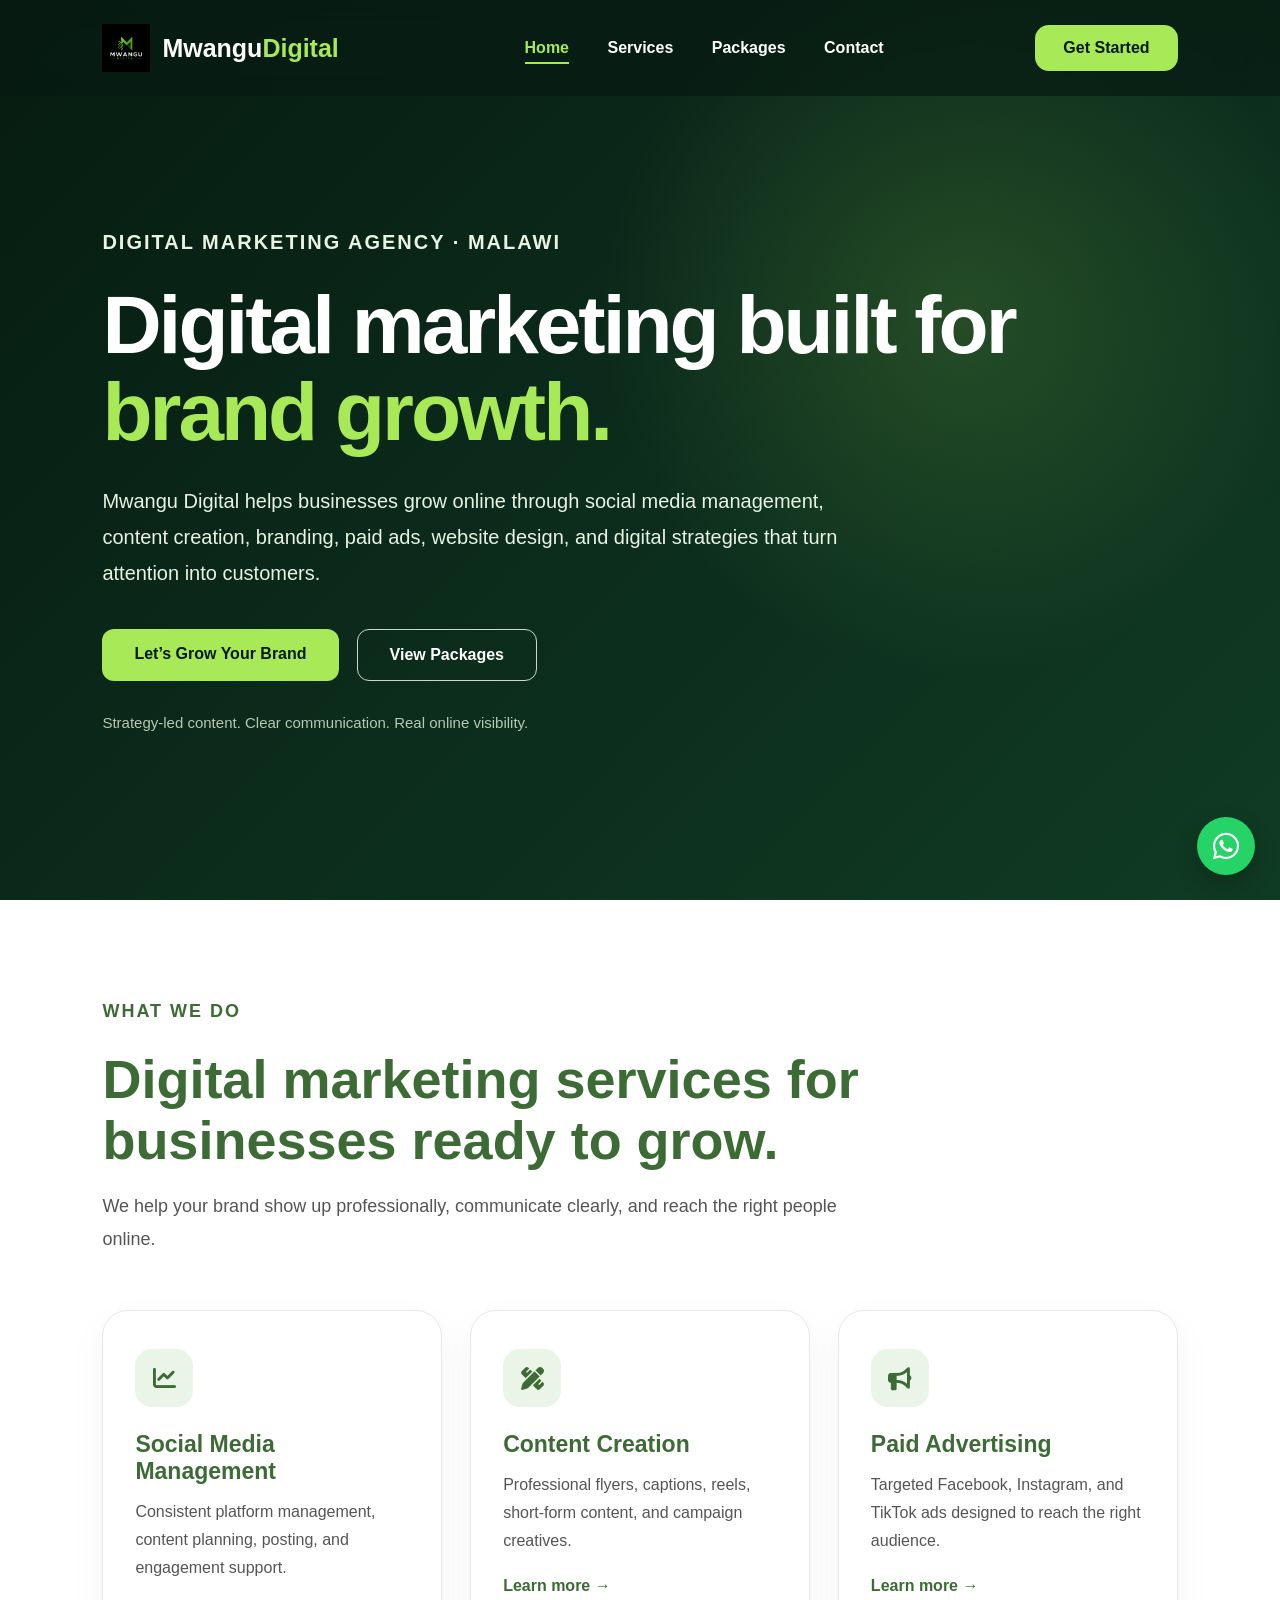
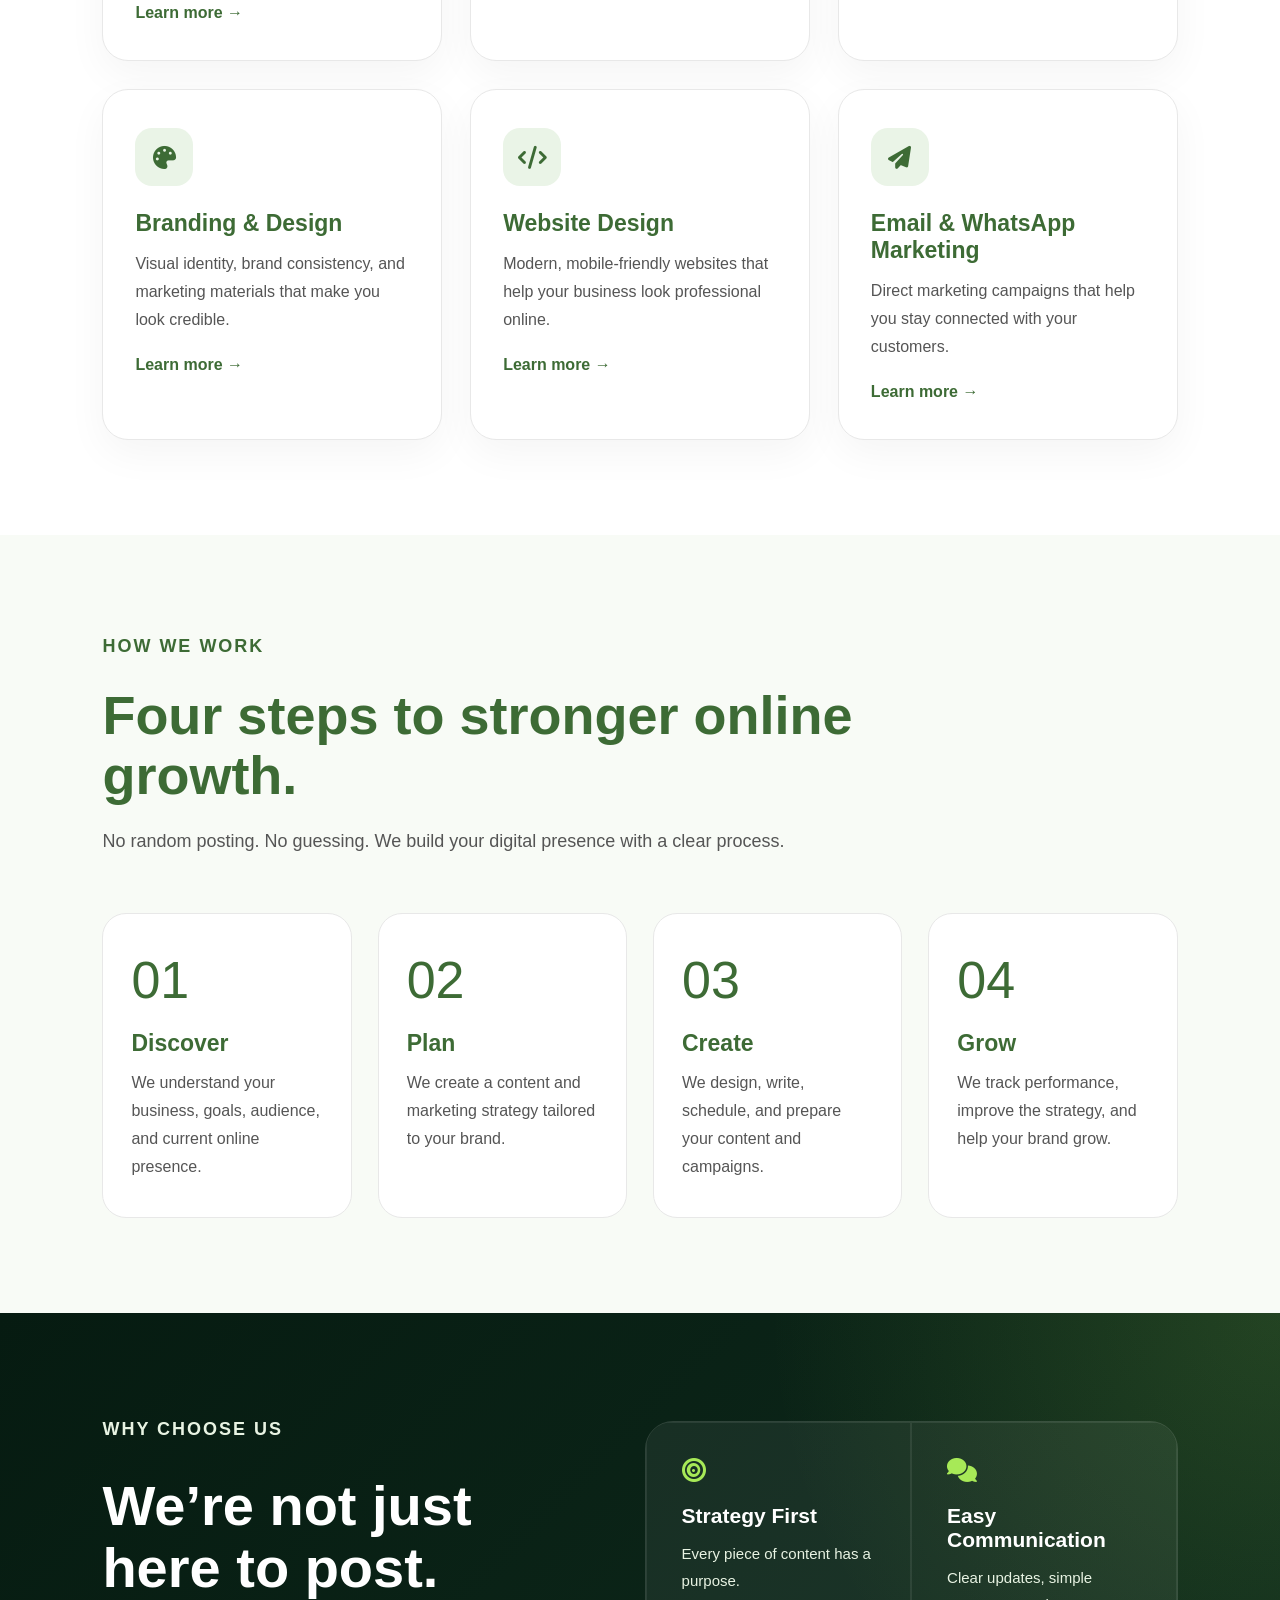
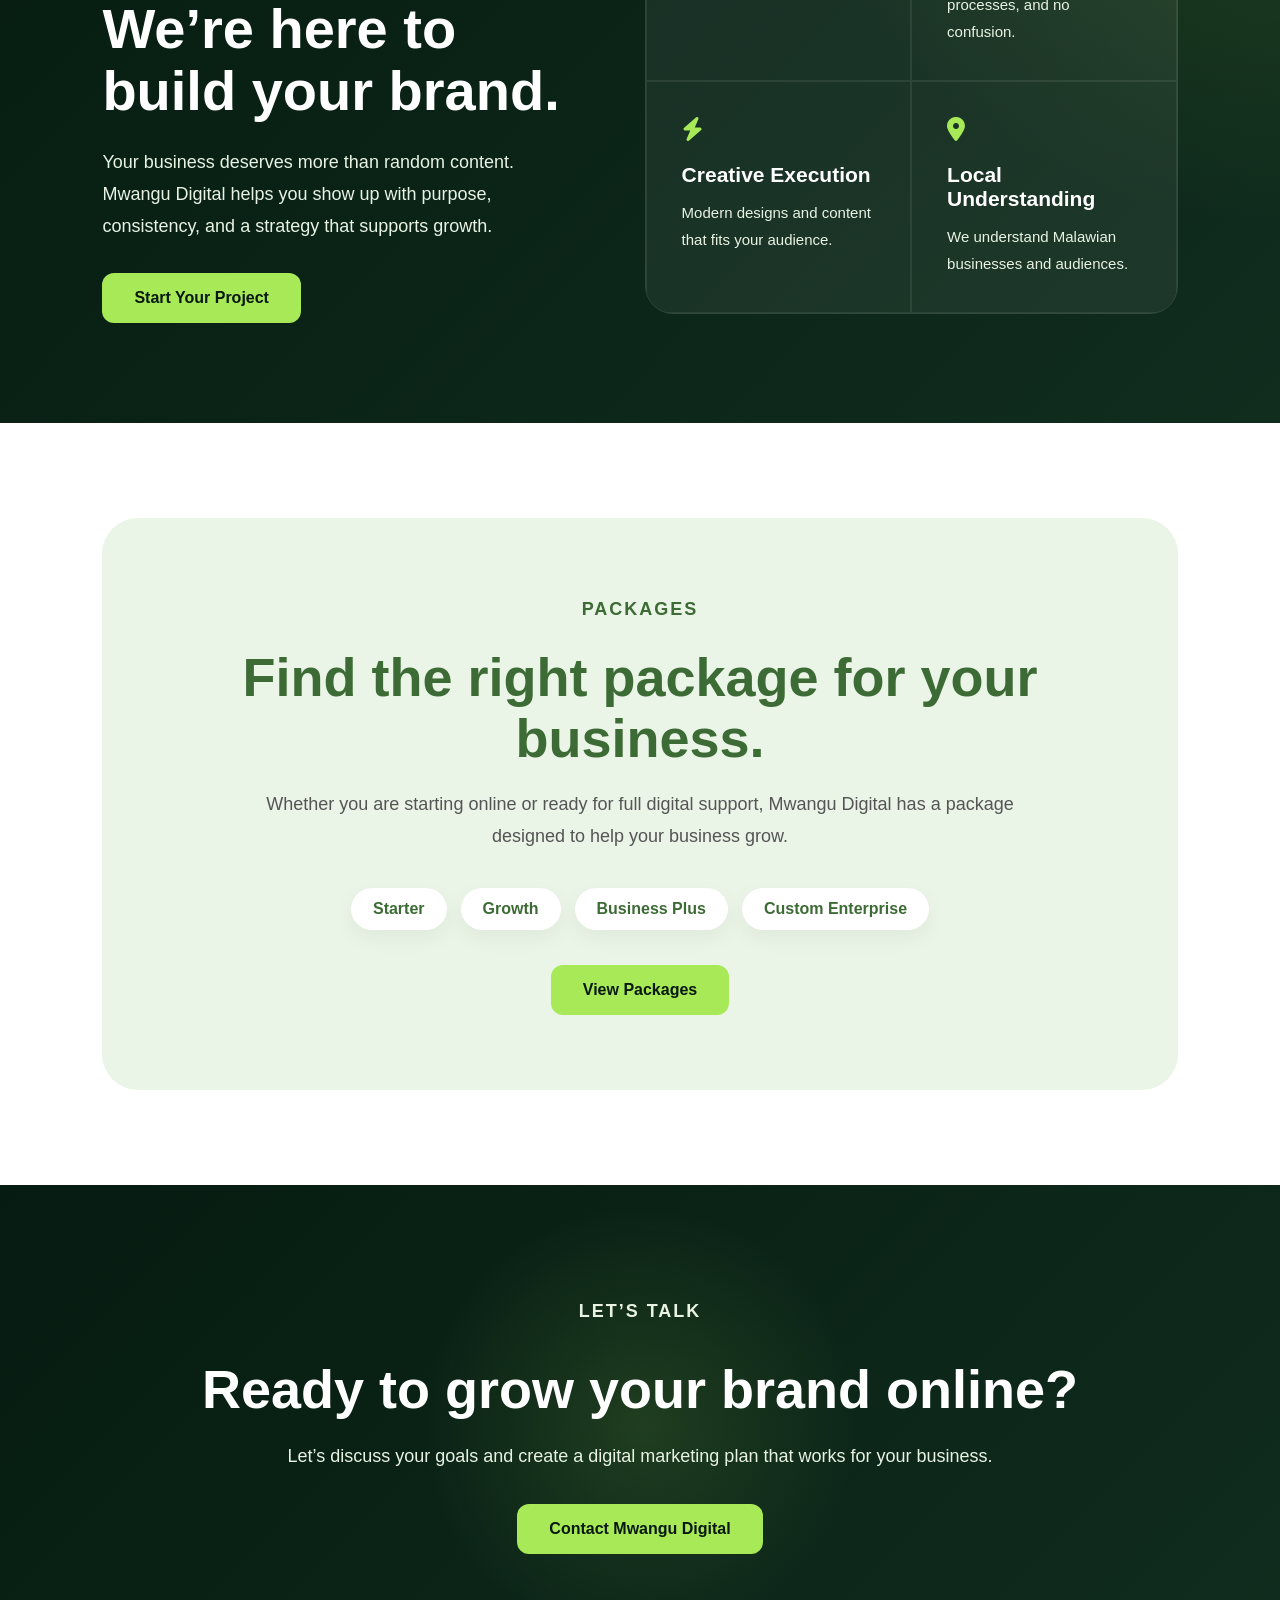
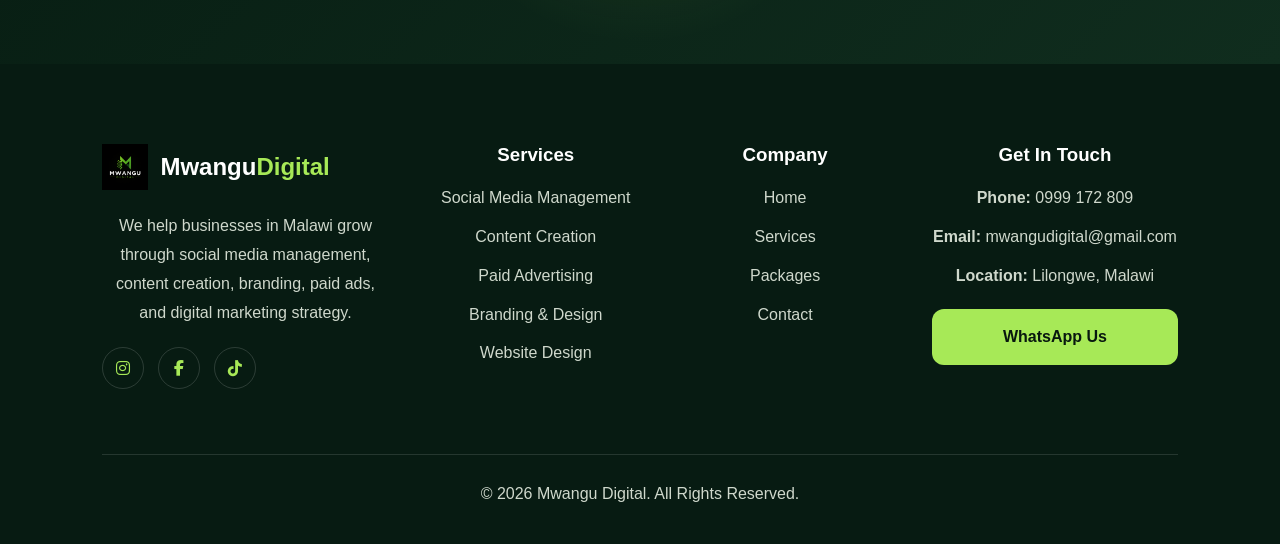
<file: index.html>
<!DOCTYPE html>
<html lang="en">
<head>
  <meta charset="UTF-8" />
  <meta name="viewport" content="width=device-width, initial-scale=1.0" />

  <title>Digital Marketing & Social Media Management in Malawi | Mwangu Digital</title>

  <meta
    name="description"
    content="Mwangu Digital is a digital marketing agency in Malawi helping businesses grow through social media management, content creation, branding, paid ads, website design and digital marketing strategy."
  />

  <link rel="icon" type="image/png" href="favicon.png">
  <link rel="apple-touch-icon" href="favicon.png">
  <link rel="stylesheet" href="style.css" />

  <link
    rel="stylesheet"
    href="https://cdnjs.cloudflare.com/ajax/libs/font-awesome/6.5.1/css/all.min.css"
  />
</head>

<body>

<header class="navbar">
  <a href="index.html" class="logo">
    <img src="logo.png" alt="Mwangu Digital Logo" class="logo-image">
    <div class="logo-text">Mwangu<span>Digital</span></div>
  </a>

  <nav id="navMenu" aria-label="Main navigation">
    <a href="index.html" class="active">Home</a>
    <a href="services.html">Services</a>
    <a href="packages.html">Packages</a>
    <a href="contact.html">Contact</a>
  </nav>

  <a href="contact.html" class="nav-cta">Get Started</a>

  <button class="menu-btn" onclick="toggleMenu()" aria-label="Open Menu">
    ☰
  </button>
</header>

<main>

  <!-- HERO -->
  <section class="new-hero">
    <div class="new-hero-content">
      <p class="new-eyebrow">Digital Marketing Agency · Malawi</p>

      <h1>
        Digital marketing built for <span>brand growth.</span>
      </h1>

      <p>
        Mwangu Digital helps businesses grow online through social media
        management, content creation, branding, paid ads, website design,
        and digital strategies that turn attention into customers.
      </p>

      <div class="new-hero-buttons">
        <a href="contact.html" class="btn primary">Let’s Grow Your Brand</a>
        <a href="packages.html" class="btn secondary">View Packages</a>
      </div>

      <p class="hero-note">Strategy-led content. Clear communication. Real online visibility.</p>
    </div>
  </section>

  <!-- SERVICES PREVIEW -->
  <section class="new-services">
    <div class="section-heading">
      <p class="new-eyebrow dark">What We Do</p>
      <h2>Digital marketing services for businesses ready to grow.</h2>
      <p>
        We help your brand show up professionally, communicate clearly,
        and reach the right people online.
      </p>
    </div>

    <div class="new-service-grid">

      <article>
        <i class="fa-solid fa-chart-line"></i>
        <h3>Social Media Management</h3>
        <p>Consistent platform management, content planning, posting, and engagement support.</p>
        <a href="services.html">Learn more →</a>
      </article>

      <article>
        <i class="fa-solid fa-pen-ruler"></i>
        <h3>Content Creation</h3>
        <p>Professional flyers, captions, reels, short-form content, and campaign creatives.</p>
        <a href="services.html">Learn more →</a>
      </article>

      <article>
        <i class="fa-solid fa-bullhorn"></i>
        <h3>Paid Advertising</h3>
        <p>Targeted Facebook, Instagram, and TikTok ads designed to reach the right audience.</p>
        <a href="services.html">Learn more →</a>
      </article>

      <article>
        <i class="fa-solid fa-palette"></i>
        <h3>Branding & Design</h3>
        <p>Visual identity, brand consistency, and marketing materials that make you look credible.</p>
        <a href="services.html">Learn more →</a>
      </article>

      <article>
        <i class="fa-solid fa-code"></i>
        <h3>Website Design</h3>
        <p>Modern, mobile-friendly websites that help your business look professional online.</p>
        <a href="services.html">Learn more →</a>
      </article>

      <article>
        <i class="fa-solid fa-paper-plane"></i>
        <h3>Email & WhatsApp Marketing</h3>
        <p>Direct marketing campaigns that help you stay connected with your customers.</p>
        <a href="services.html">Learn more →</a>
      </article>

    </div>
  </section>

  <!-- PROCESS -->
  <section class="new-process">
    <div class="section-heading left">
      <p class="new-eyebrow dark">How We Work</p>
      <h2>Four steps to stronger online growth.</h2>
      <p>
        No random posting. No guessing. We build your digital presence with a clear process.
      </p>
    </div>

    <div class="new-process-grid">
      <article>
        <span>01</span>
        <h3>Discover</h3>
        <p>We understand your business, goals, audience, and current online presence.</p>
      </article>

      <article>
        <span>02</span>
        <h3>Plan</h3>
        <p>We create a content and marketing strategy tailored to your brand.</p>
      </article>

      <article>
        <span>03</span>
        <h3>Create</h3>
        <p>We design, write, schedule, and prepare your content and campaigns.</p>
      </article>

      <article>
        <span>04</span>
        <h3>Grow</h3>
        <p>We track performance, improve the strategy, and help your brand grow.</p>
      </article>
    </div>
  </section>

  <!-- WHY US -->
  <section class="new-why">
    <div>
      <p class="new-eyebrow">Why Choose Us</p>
      <h2>We’re not just here to post. We’re here to build your brand.</h2>
      <p>
        Your business deserves more than random content. Mwangu Digital helps
        you show up with purpose, consistency, and a strategy that supports growth.
      </p>

      <a href="contact.html" class="btn primary">Start Your Project</a>
    </div>

    <div class="new-why-grid">
      <article>
        <i class="fa-solid fa-bullseye"></i>
        <h3>Strategy First</h3>
        <p>Every piece of content has a purpose.</p>
      </article>

      <article>
        <i class="fa-solid fa-comments"></i>
        <h3>Easy Communication</h3>
        <p>Clear updates, simple processes, and no confusion.</p>
      </article>

      <article>
        <i class="fa-solid fa-bolt"></i>
        <h3>Creative Execution</h3>
        <p>Modern designs and content that fits your audience.</p>
      </article>

      <article>
        <i class="fa-solid fa-location-dot"></i>
        <h3>Local Understanding</h3>
        <p>We understand Malawian businesses and audiences.</p>
      </article>
    </div>
  </section>

  <!-- PACKAGES PREVIEW -->
  <section class="new-packages">
    <p class="new-eyebrow dark">Packages</p>
    <h2>Find the right package for your business.</h2>
    <p>
      Whether you are starting online or ready for full digital support,
      Mwangu Digital has a package designed to help your business grow.
    </p>

    <div class="new-package-tags">
      <span>Starter</span>
      <span>Growth</span>
      <span>Business Plus</span>
      <span>Custom Enterprise</span>
    </div>

    <a href="packages.html" class="btn primary">View Packages</a>
  </section>

  <!-- FINAL CTA -->
  <section class="new-final-cta">
    <p class="new-eyebrow">Let’s Talk</p>
    <h2>Ready to grow your brand online?</h2>
    <p>
      Let’s discuss your goals and create a digital marketing plan that works for your business.
    </p>
    <a href="contact.html" class="btn primary">Contact Mwangu Digital</a>
  </section>

</main>

<footer class="new-footer">
  <div class="footer-grid">

    <div>
      <div class="footer-logo">
        <img src="logo.png" alt="Mwangu Digital Logo">
        <strong>Mwangu<span>Digital</span></strong>
      </div>

      <p>
        We help businesses in Malawi grow through social media management,
        content creation, branding, paid ads, and digital marketing strategy.
      </p>

      <div class="footer-socials">
        <a href="https://www.instagram.com/mwangudigital?igsh=MTFocjJ2bWxpa2plcw==" target="_blank">
          <i class="fa-brands fa-instagram"></i>
        </a>
        <a href="https://www.facebook.com/share/1bmpFsH39L/" target="_blank">
          <i class="fa-brands fa-facebook-f"></i>
        </a>
        <a href="https://www.tiktok.com/@mwangu_digital?_r=1&_t=ZS-974bDOwQ5pM" target="_blank">
          <i class="fa-brands fa-tiktok"></i>
        </a>
      </div>
    </div>

    <div>
      <h3>Services</h3>
      <a href="services.html">Social Media Management</a>
      <a href="services.html">Content Creation</a>
      <a href="services.html">Paid Advertising</a>
      <a href="services.html">Branding & Design</a>
      <a href="services.html">Website Design</a>
    </div>

    <div>
      <h3>Company</h3>
      <a href="index.html">Home</a>
      <a href="services.html">Services</a>
      <a href="packages.html">Packages</a>
      <a href="contact.html">Contact</a>
    </div>

    <div>
      <h3>Get In Touch</h3>
      <p><strong>Phone:</strong> 0999 172 809</p>
      <p><strong>Email:</strong> mwangudigital@gmail.com</p>
      <p><strong>Location:</strong> Lilongwe, Malawi</p>

      <a href="https://wa.me/265999172809" class="footer-whatsapp" target="_blank">
        WhatsApp Us
      </a>
    </div>

  </div>

  <div class="footer-bottom">
    <p>© 2026 Mwangu Digital. All Rights Reserved.</p>
  </div>
</footer>

<a
  href="https://wa.me/265999172809"
  class="whatsapp-float"
  target="_blank"
  aria-label="Chat with Mwangu Digital on WhatsApp"
>
  <i class="fa-brands fa-whatsapp"></i>
</a>

<script>
  function toggleMenu() {
    document.getElementById("navMenu").classList.toggle("active");
  }
</script>

</body>
</html>
</file>
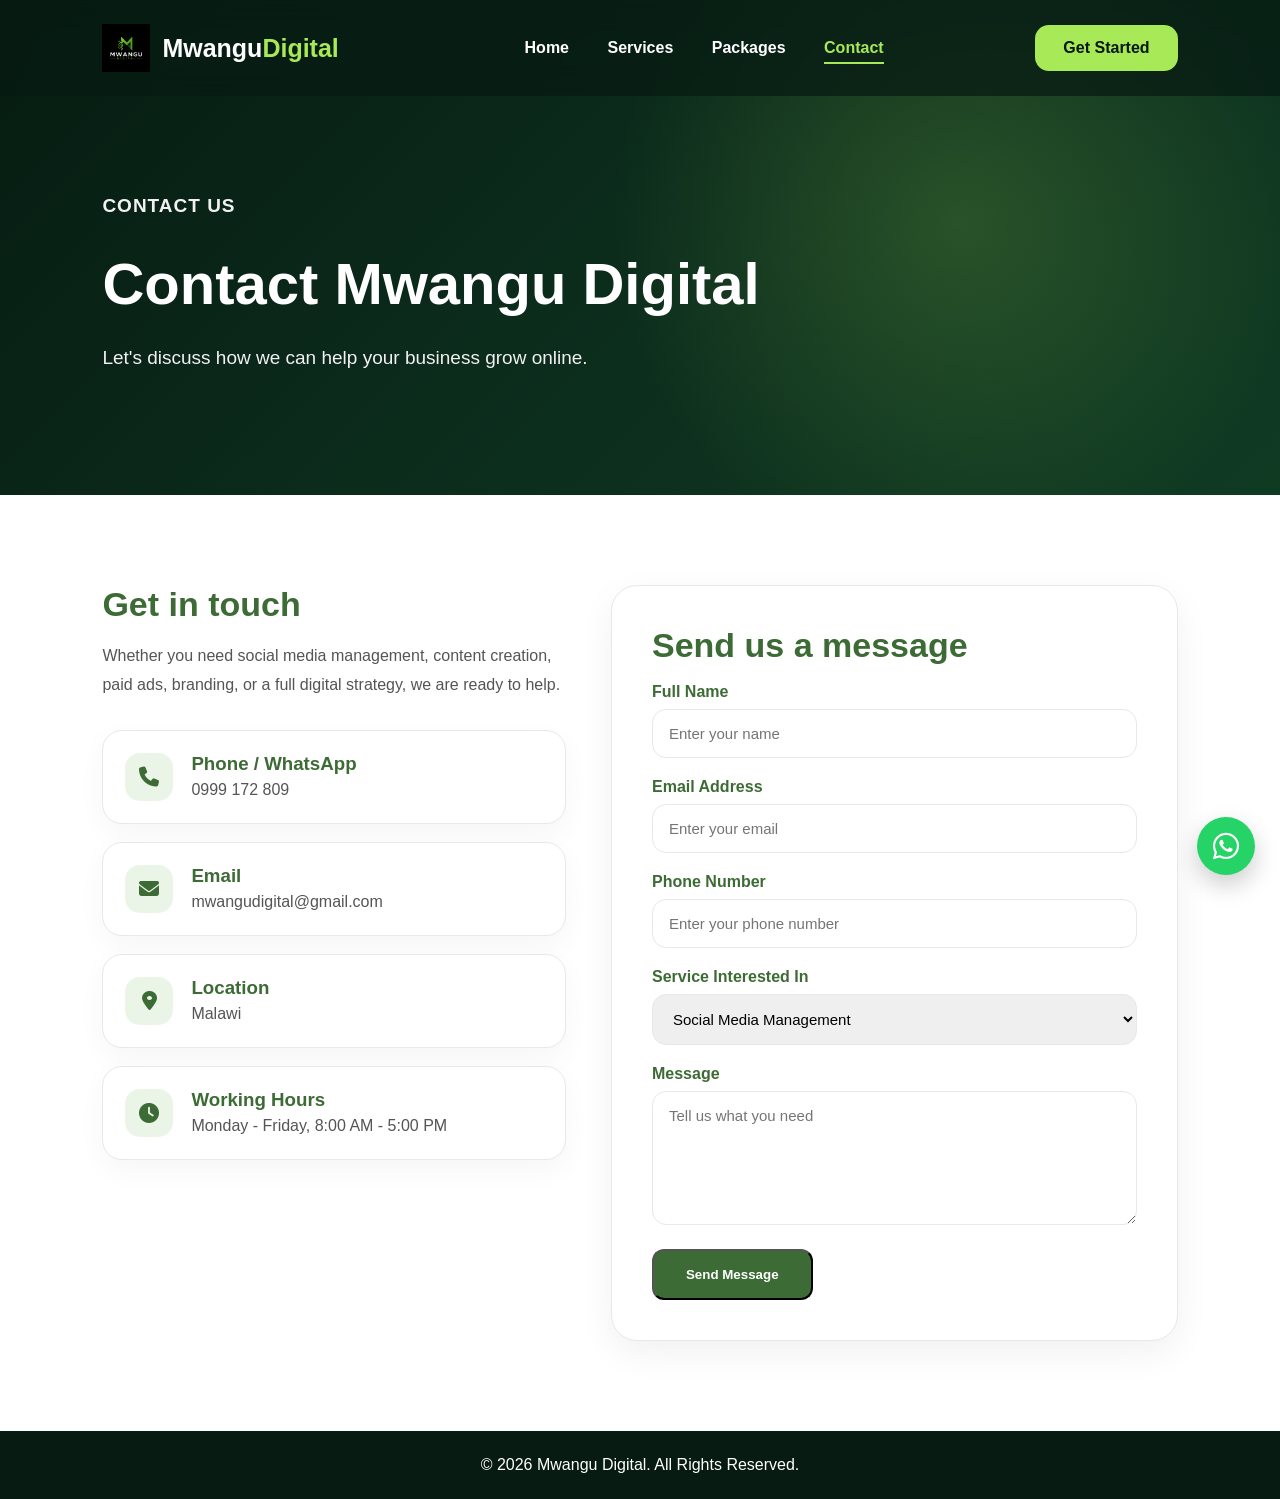
<file: contact.html>
<!DOCTYPE html>
<html lang="en">
<head>
  <meta charset="UTF-8" />
  <meta name="viewport" content="width=device-width, initial-scale=1.0" />

  <title>Contact Mwangu Digital | Digital Marketing Agency in Malawi</title>

 <meta
name="description"
content="Contact Mwangu Digital in Malawi for social media management, digital marketing, branding, website design, Facebook ads and content creation services."
/>

  <link rel="icon" type="image/png" sizes="32x32" href="favicon.png">
  <link rel="apple-touch-icon" href="favicon.png">

  <link rel="stylesheet" href="style.css" />

  <link
    rel="stylesheet"
    href="https://cdnjs.cloudflare.com/ajax/libs/font-awesome/6.5.1/css/all.min.css"
  />
<script type="application/ld+json">
{
  "@context": "https://schema.org",
  "@type": "ProfessionalService",
  "name": "Mwangu Digital",
  "description": "Mwangu Digital is a digital marketing and social media management agency in Malawi helping businesses grow through content creation, branding, paid advertising, and digital marketing strategies.",
  "telephone": "+265999172809",
  "email": "mwangudigital@gmail.com",

  "address": {
    "@type": "PostalAddress",
    "addressLocality": "Lilongwe",
    "addressCountry": "MW"
  },

  "areaServed": "Malawi",

  "sameAs": [
    "https://www.instagram.com/mwangudigital?igsh=MTFocjJ2bWxpa2plcw==",
    "https://www.facebook.com/share/1bmpFsH39L/",
    "https://www.tiktok.com/@mwangu_digital?_r=1&_t=ZS-974bDOwQ5pM"
  ],

  "serviceType": [
    "Social Media Management",
    "Digital Marketing",
    "Content Creation",
    "Branding",
    "Facebook Advertising",
    "Instagram Marketing",
    "TikTok Marketing",
    "Paid Advertising",
    "Website Design",
    "Email Marketing",
    "WhatsApp Marketing"
  ]
}
</script>

</head>

<body>

<header class="navbar">
  <a href="index.html" class="logo">
    <img src="logo.png" alt="Mwangu Digital Logo" class="logo-image">
    <div class="logo-text">Mwangu<span>Digital</span></div>
  </a>

  <nav id="navMenu" aria-label="Main navigation">
    <a href="index.html">Home</a>
    <a href="services.html">Services</a>
    <a href="packages.html">Packages</a>
    <a href="contact.html" class="active">Contact</a>
  </nav>

  <a href="contact.html" class="nav-cta">Get Started</a>

  <button class="menu-btn" onclick="toggleMenu()" aria-label="Open Menu">
    ☰
  </button>
</header>

<main>

<section class="page-hero">
  <div>
    <p class="tagline">Contact Us</p>
    <h1>
Contact Mwangu Digital
</h1>
   <p>
Let's discuss how we can help your business grow online.
</p>
  </div>
</section>

<section class="contact-section">

  <div class="contact-info">

    <h2>Get in touch</h2>
    <p>
      Whether you need social media management, content creation, paid ads,
      branding, or a full digital strategy, we are ready to help.
    </p>

    <div class="contact-card">
      <i class="fa-solid fa-phone"></i>
      <div>
        <h3>Phone / WhatsApp</h3>
        <a href="https://wa.me/265999172809" target="_blank">0999 172 809</a>
      </div>
    </div>

    <div class="contact-card">
      <i class="fa-solid fa-envelope"></i>
      <div>
        <h3>Email</h3>
        <a href="mailto:mwangudigital@gmail.com">mwangudigital@gmail.com</a>
      </div>
    </div>

    <div class="contact-card">
      <i class="fa-solid fa-location-dot"></i>
      <div>
        <h3>Location</h3>
        <p>Malawi</p>
      </div>
    </div>

    <div class="contact-card">
      <i class="fa-solid fa-clock"></i>
      <div>
        <h3>Working Hours</h3>
        <p>Monday - Friday, 8:00 AM - 5:00 PM</p>
      </div>
    </div>

  </div>

  <form class="contact-form">
    <h2>Send us a message</h2>

    <div class="form-group">
      <label for="name">Full Name</label>
      <input type="text" id="name" placeholder="Enter your name">
    </div>

    <div class="form-group">
      <label for="email">Email Address</label>
      <input type="email" id="email" placeholder="Enter your email">
    </div>

    <div class="form-group">
      <label for="phone">Phone Number</label>
      <input type="text" id="phone" placeholder="Enter your phone number">
    </div>

    <div class="form-group">
      <label for="service">Service Interested In</label>
      <select id="service">
        <option>Social Media Management</option>
        <option>Content Creation</option>
        <option>Paid Advertising</option>
        <option>Branding & Design</option>
        <option>Website Design</option>
        <option>Email & WhatsApp Marketing</option>
        <option>Full Digital Marketing Package</option>
      </select>
    </div>

    <div class="form-group">
      <label for="message">Message</label>
      <textarea id="message" rows="6" placeholder="Tell us what you need"></textarea>
    </div>

    <button type="submit" class="btn pricing-btn">Send Message</button>
  </form>

</section>

</main>

<footer>
  <p>© 2026 Mwangu Digital. All Rights Reserved.</p>
</footer>

<a
  href="https://wa.me/265999172809"
  class="whatsapp-float"
  target="_blank"
  aria-label="Chat with Mwangu Digital on WhatsApp"
>
  <i class="fa-brands fa-whatsapp"></i>
</a>

<script>
  function toggleMenu() {
    document.getElementById("navMenu").classList.toggle("active");
  }
</script>

</body>
</html>
</file>
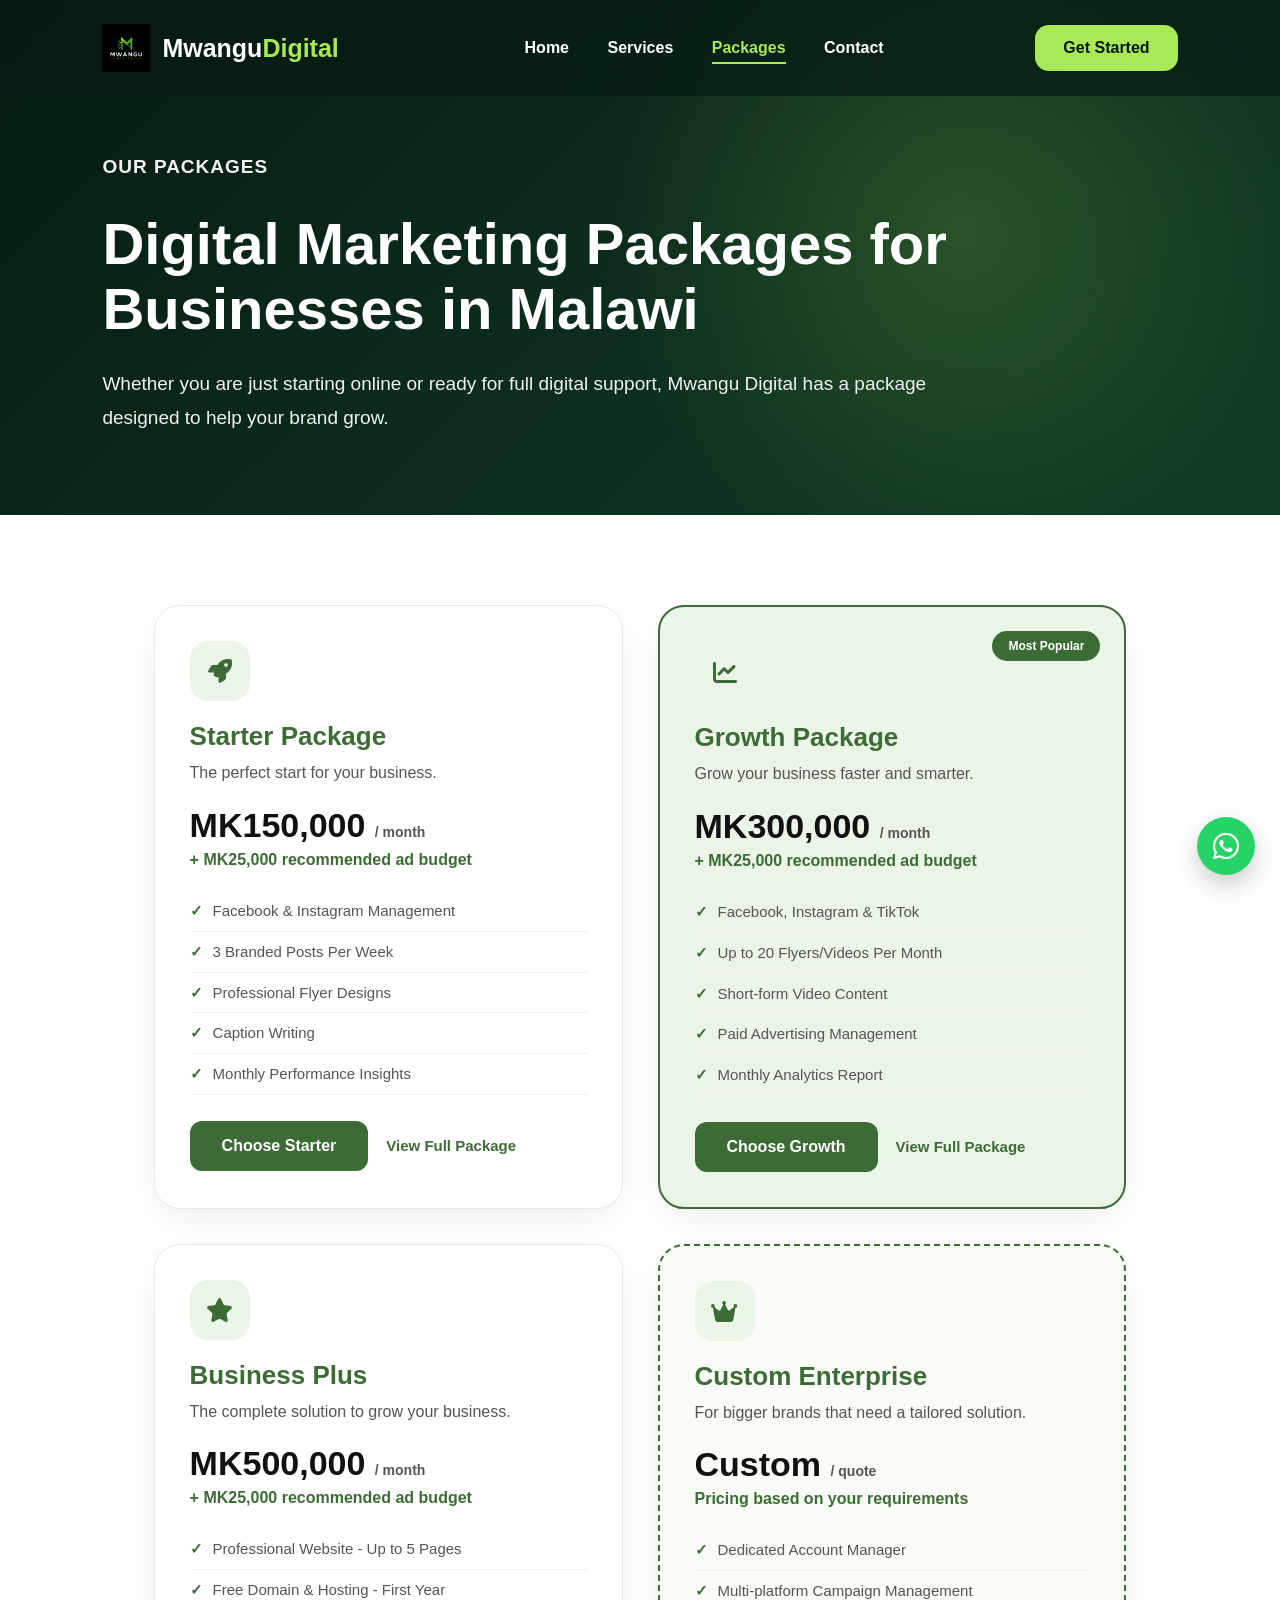
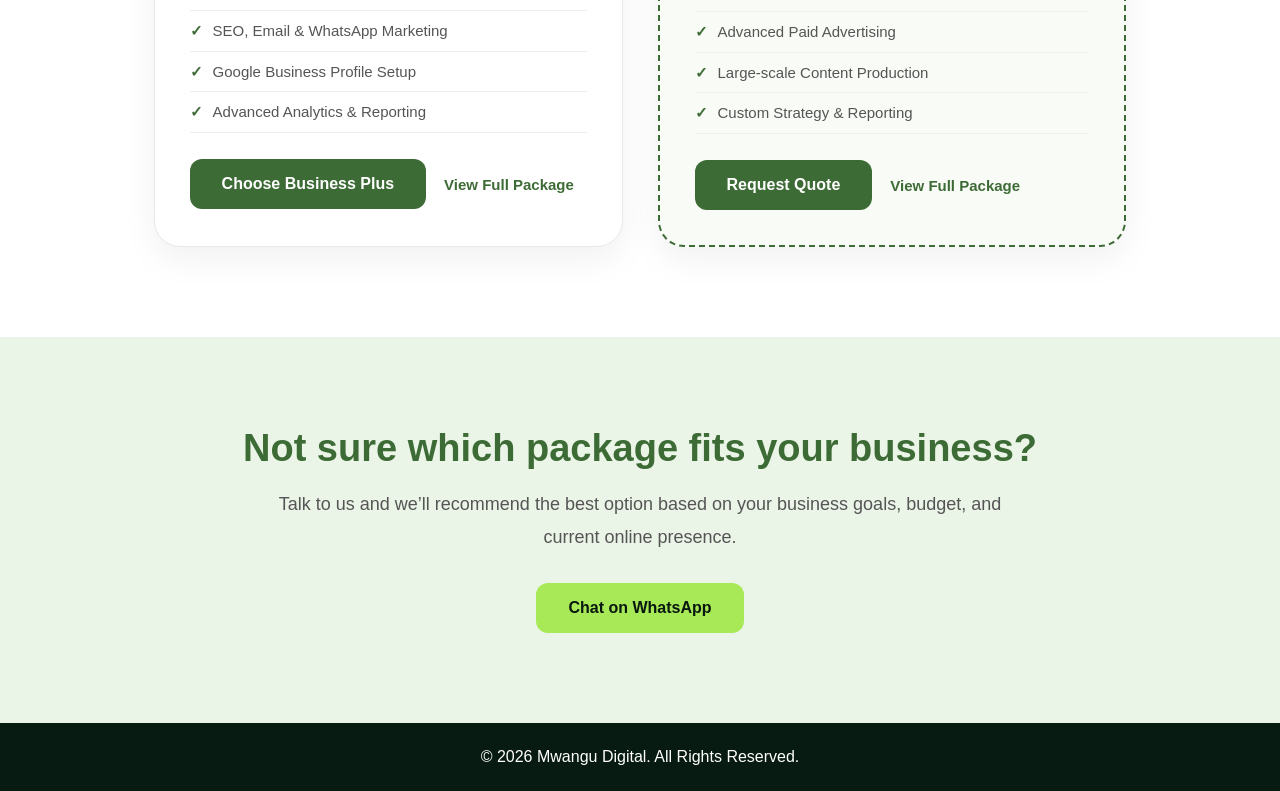
<file: packages.html>
<!DOCTYPE html>
<html lang="en">
<head>
  <meta charset="UTF-8" />
  <meta name="viewport" content="width=device-width, initial-scale=1.0" />

  <title>Digital Marketing Packages in Malawi | Mwangu Digital</title>

 <meta
name="description"
content="Affordable digital marketing packages in Malawi. Choose from Starter, Growth, Business Plus or Custom Enterprise packages designed to help businesses grow online."
/>

  <link rel="icon" type="image/png" sizes="32x32" href="favicon.png">
  <link rel="apple-touch-icon" href="favicon.png">

  <link rel="stylesheet" href="style.css" />

  <link
    rel="stylesheet"
    href="https://cdnjs.cloudflare.com/ajax/libs/font-awesome/6.5.1/css/all.min.css"
  />
<script type="application/ld+json">
{
  "@context": "https://schema.org",
  "@type": "ProfessionalService",
  "name": "Mwangu Digital",
  "description": "Mwangu Digital is a digital marketing and social media management agency in Malawi helping businesses grow through content creation, branding, paid advertising, and digital marketing strategies.",
  "telephone": "+265999172809",
  "email": "mwangudigital@gmail.com",

  "address": {
    "@type": "PostalAddress",
    "addressLocality": "Lilongwe",
    "addressCountry": "MW"
  },

  "areaServed": "Malawi",

  "sameAs": [
    "https://www.instagram.com/mwangudigital?igsh=MTFocjJ2bWxpa2plcw==",
    "https://www.facebook.com/share/1bmpFsH39L/",
    "https://www.tiktok.com/@mwangu_digital?_r=1&_t=ZS-974bDOwQ5pM"
  ],

  "serviceType": [
    "Social Media Management",
    "Digital Marketing",
    "Content Creation",
    "Branding",
    "Facebook Advertising",
    "Instagram Marketing",
    "TikTok Marketing",
    "Paid Advertising",
    "Website Design",
    "Email Marketing",
    "WhatsApp Marketing"
  ]
}
</script>

</head>

<body>

<header class="navbar">
  <a href="index.html" class="logo">
    <img src="logo.png" alt="Mwangu Digital Logo" class="logo-image">
    <div class="logo-text">Mwangu<span>Digital</span></div>
  </a>

  <nav id="navMenu" aria-label="Main navigation">
    <a href="index.html">Home</a>
    <a href="services.html">Services</a>
    <a href="packages.html" class="active">Packages</a>
  <a href="contact.html">Contact</a>
  </nav>

  <a href="index.html#contact" class="nav-cta">Get Started</a>

  <button class="menu-btn" onclick="toggleMenu()" aria-label="Open Menu">
    ☰
  </button>
</header>

<main>

<section class="page-hero">
  <div>
    <p class="tagline">Our Packages</p>
  <h1>
Digital Marketing Packages for Businesses in Malawi
</h1>
    <p>
      Whether you are just starting online or ready for full digital support,
      Mwangu Digital has a package designed to help your brand grow.
    </p>
  </div>
</section>

<section class="pricing-section">

  <article class="pricing-card">
    <div class="pricing-icon"><i class="fa-solid fa-rocket"></i></div>
    <h2>Starter Package</h2>
    <p class="package-subtitle">The perfect start for your business.</p>

    <div class="price">MK150,000 <span>/ month</span></div>
    <p class="ads-note">+ MK25,000 recommended ad budget</p>

    <ul>
      <li>Facebook & Instagram Management</li>
      <li>3 Branded Posts Per Week</li>
      <li>Professional Flyer Designs</li>
      <li>Caption Writing</li>
      <li>Monthly Performance Insights</li>
    </ul>

    <div class="pricing-actions">
      <a href="contact.html" class="btn pricing-btn">Choose Starter</a>
      <button class="view-package" onclick="openModal('starterModal')">View Full Package</button>
    </div>
  </article>
 
  <article class="pricing-card featured-pricing">
    <span class="recommended-badge">Most Popular</span>
    <div class="pricing-icon"><i class="fa-solid fa-chart-line"></i></div>
    <h2>Growth Package</h2>
    <p class="package-subtitle">Grow your business faster and smarter.</p>

    <div class="price">MK300,000 <span>/ month</span></div>
    <p class="ads-note">+ MK25,000 recommended ad budget</p>

    <ul>
      <li>Facebook, Instagram & TikTok</li>
      <li>Up to 20 Flyers/Videos Per Month</li>
      <li>Short-form Video Content</li>
      <li>Paid Advertising Management</li>
      <li>Monthly Analytics Report</li>
    </ul>

    <div class="pricing-actions">
     <a href="contact.html" class="btn pricing-btn">Choose Growth</a>
      <button class="view-package" onclick="openModal('growthModal')">View Full Package</button>
    </div>
  </article>

  <article class="pricing-card">
    <div class="pricing-icon"><i class="fa-solid fa-star"></i></div>
    <h2>Business Plus</h2>
    <p class="package-subtitle">The complete solution to grow your business.</p>

    <div class="price">MK500,000 <span>/ month</span></div>
    <p class="ads-note">+ MK25,000 recommended ad budget</p>

    <ul>
      <li>Professional Website - Up to 5 Pages</li>
      <li>Free Domain & Hosting - First Year</li>
      <li>SEO, Email & WhatsApp Marketing</li>
      <li>Google Business Profile Setup</li>
      <li>Advanced Analytics & Reporting</li>
    </ul>

    <div class="pricing-actions">
      <a href="contact.html" class="btn pricing-btn">Choose Business Plus</a>
      <button class="view-package" onclick="openModal('businessModal')">View Full Package</button>
    </div>
  </article>

  <article class="pricing-card custom-pricing">
    <div class="pricing-icon"><i class="fa-solid fa-crown"></i></div>
    <h2>Custom Enterprise</h2>
    <p class="package-subtitle">For bigger brands that need a tailored solution.</p>

    <div class="price">Custom <span>/ quote</span></div>
    <p class="ads-note">Pricing based on your requirements</p>

    <ul>
      <li>Dedicated Account Manager</li>
      <li>Multi-platform Campaign Management</li>
      <li>Advanced Paid Advertising</li>
      <li>Large-scale Content Production</li>
      <li>Custom Strategy & Reporting</li>
    </ul>

    <div class="pricing-actions">
      <a href="contact.html" class="btn pricing-btn">Request Quote</a>
      <button class="view-package" onclick="openModal('customModal')">View Full Package</button>
    </div>
  </article>

</section>

<section class="package-note">
  <h2>Not sure which package fits your business?</h2>
  <p>
    Talk to us and we’ll recommend the best option based on your business goals,
    budget, and current online presence.
  </p>

  <a href="https://wa.me/265999172809" class="btn primary" target="_blank">
    Chat on WhatsApp
  </a>
</section>

</main>

<footer>
  <p>© 2026 Mwangu Digital. All Rights Reserved.</p>
</footer>

<a
  href="https://wa.me/265999172809"
  class="whatsapp-float"
  target="_blank"
  aria-label="Chat with Mwangu Digital on WhatsApp"
>
  <i class="fa-brands fa-whatsapp"></i>
</a>

<!-- STARTER MODAL -->
<div class="package-modal" id="starterModal">
  <div class="modal-box">
    <button class="close-modal" onclick="closeModal('starterModal')">&times;</button>
    <h2>Starter Package</h2>
    <p class="modal-price">MK150,000 / month</p>
    <p class="ads-note">+ MK25,000 recommended ad budget</p>

    <div class="modal-list">
      <span>Facebook Management</span>
      <span>Instagram Management</span>
      <span>3 Branded Posts Per Week</span>
      <span>Professional Flyer Designs</span>
      <span>Occasional Short-form Videos/Reels</span>
      <span>Caption Writing</span>
      <span>Basic Page Optimization</span>
      <span>Monthly Performance Insights</span>
    </div>

    <a href="index.html#contact" class="btn pricing-btn">Choose Starter</a>
  </div>
</div>

<!-- GROWTH MODAL -->
<div class="package-modal" id="growthModal">
  <div class="modal-box">
    <button class="close-modal" onclick="closeModal('growthModal')">&times;</button>
    <h2>Growth Package</h2>
    <p class="modal-price">MK300,000 / month</p>
    <p class="ads-note">+ MK25,000 recommended ad budget</p>

    <div class="modal-list">
      <span>Facebook Management</span>
      <span>Instagram Management</span>
      <span>TikTok Management</span>
      <span>Up to 20 Flyers/Videos Per Month</span>
      <span>Short-form Video Content</span>
      <span>Reels Optimization</span>
      <span>Caption Writing & Hashtag Strategy</span>
      <span>Audience Engagement Support</span>
      <span>Paid Advertising Management</span>
      <span>Monthly Analytics Report</span>
      <span>Content Planning Support</span>
    </div>

    <a href="index.html#contact" class="btn pricing-btn">Choose Growth</a>
  </div>
</div>

<!-- BUSINESS PLUS MODAL -->
<div class="package-modal" id="businessModal">
  <div class="modal-box">
    <button class="close-modal" onclick="closeModal('businessModal')">&times;</button>
    <h2>Business Plus</h2>
    <p class="modal-price">MK500,000 / month</p>
    <p class="ads-note">+ MK25,000 recommended ad budget</p>

    <div class="modal-list">
      <span>Professional Business Website - Up to 5 Pages</span>
      <span>Free Domain & Hosting - First Year</span>
      <span>Search Engine Optimization SEO</span>
      <span>WhatsApp Marketing</span>
      <span>Email Marketing</span>
      <span>Google Business Profile Setup</span>
      <span>Social Media Strategy Planning</span>
      <span>Branding Consultation</span>
      <span>Monthly Content Calendar Planning</span>
      <span>Priority Support</span>
      <span>Monthly Strategy Meetings</span>
      <span>Advanced Analytics & Reporting</span>
    </div>

    <a href="index.html#contact" class="btn pricing-btn">Choose Business Plus</a>
  </div>
</div>

<!-- CUSTOM MODAL -->
<div class="package-modal" id="customModal">
  <div class="modal-box">
    <button class="close-modal" onclick="closeModal('customModal')">&times;</button>
    <h2>Custom Enterprise</h2>
    <p class="modal-price">Custom Quote</p>
    <p class="ads-note">Pricing based on your requirements</p>

    <div class="modal-list">
      <span>Dedicated Account Manager</span>
      <span>Multi-platform Campaign Management</span>
      <span>Advanced Paid Advertising</span>
      <span>Large-scale Content Production</span>
      <span>Corporate Branding Campaigns</span>
      <span>Influencer Marketing Support</span>
      <span>PR & Launch Campaign Planning</span>
      <span>Custom Website Development</span>
      <span>Advanced SEO Strategy</span>
      <span>Monthly Executive Reports</span>
      <span>Priority Support & Consultations</span>
      <span>Completely Tailored Strategy</span>
    </div>

    <a href="index.html#contact" class="btn pricing-btn">Request Quote</a>
  </div>
</div>

<script>
  function toggleMenu() {
    document.getElementById("navMenu").classList.toggle("active");
  }

  function openModal(id) {
    document.getElementById(id).classList.add("show");
  }

  function closeModal(id) {
    document.getElementById(id).classList.remove("show");
  }
</script>

</body>
</html>
</file>
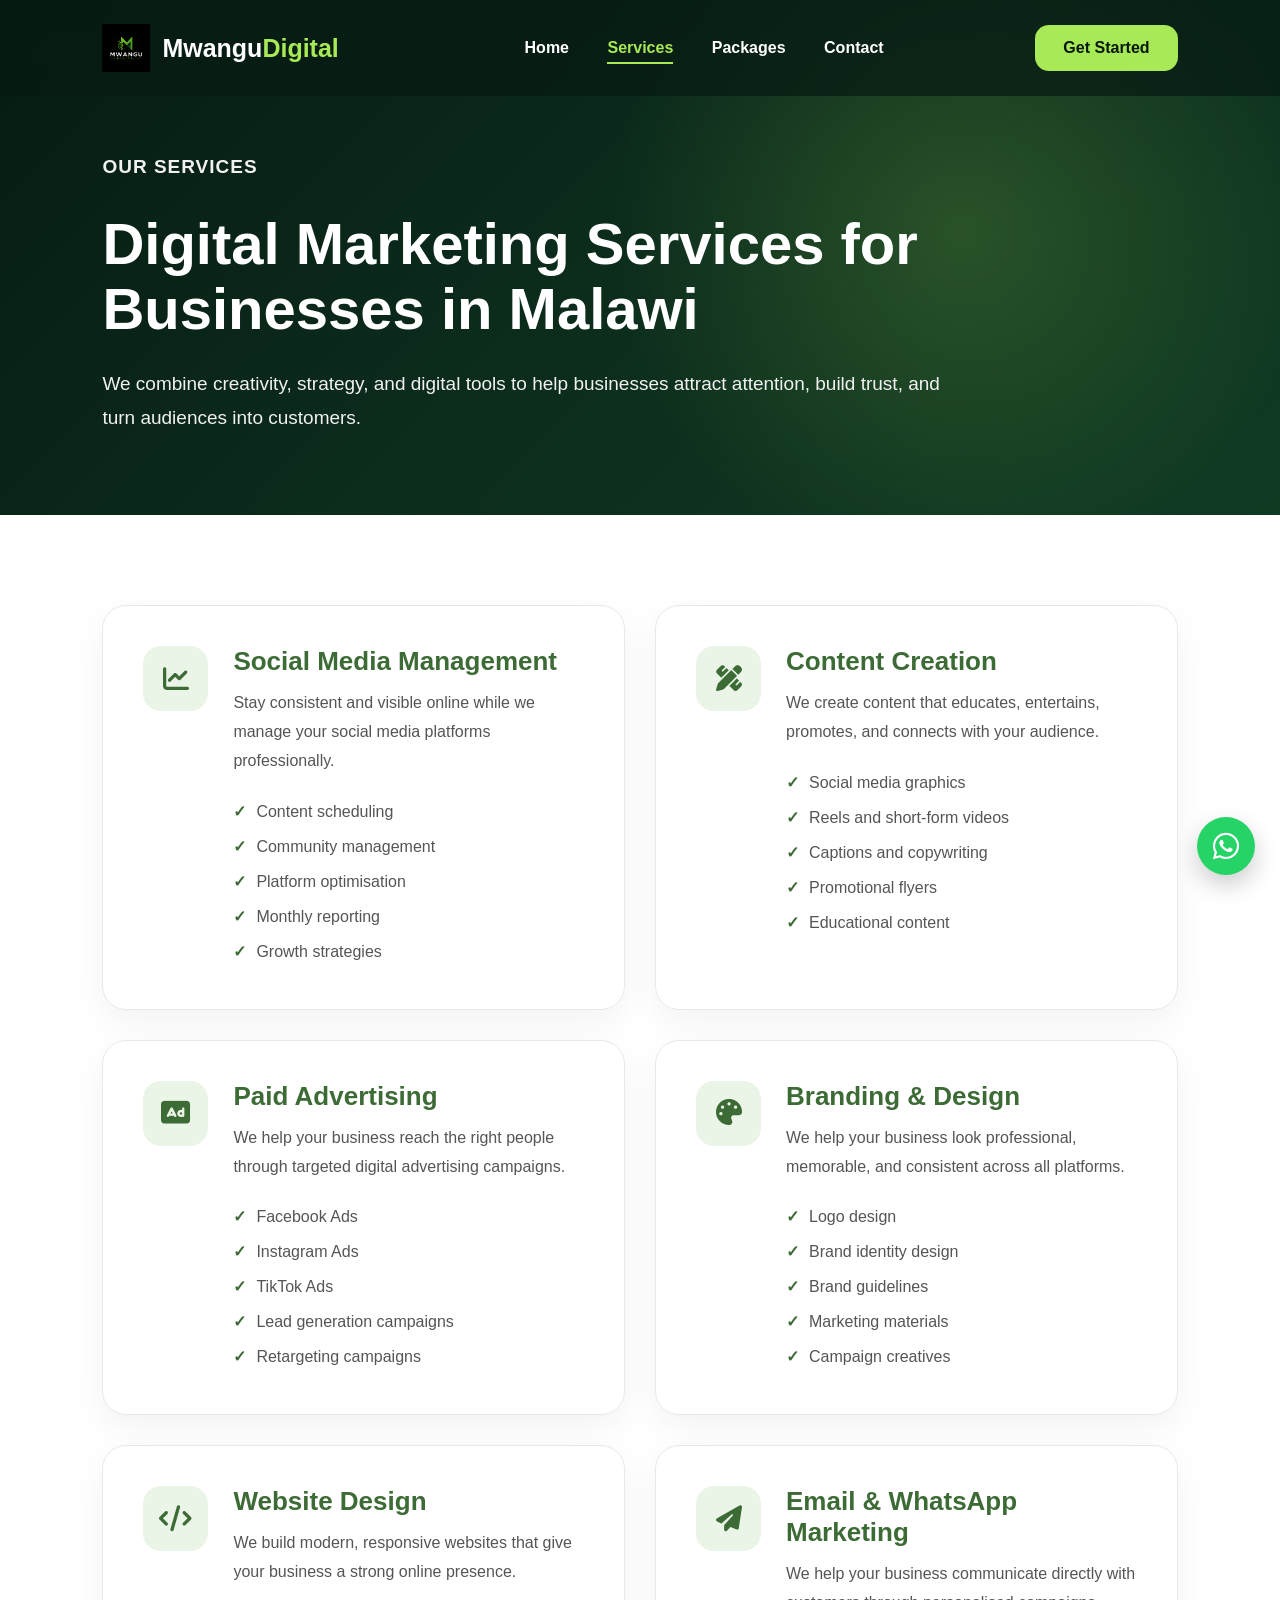
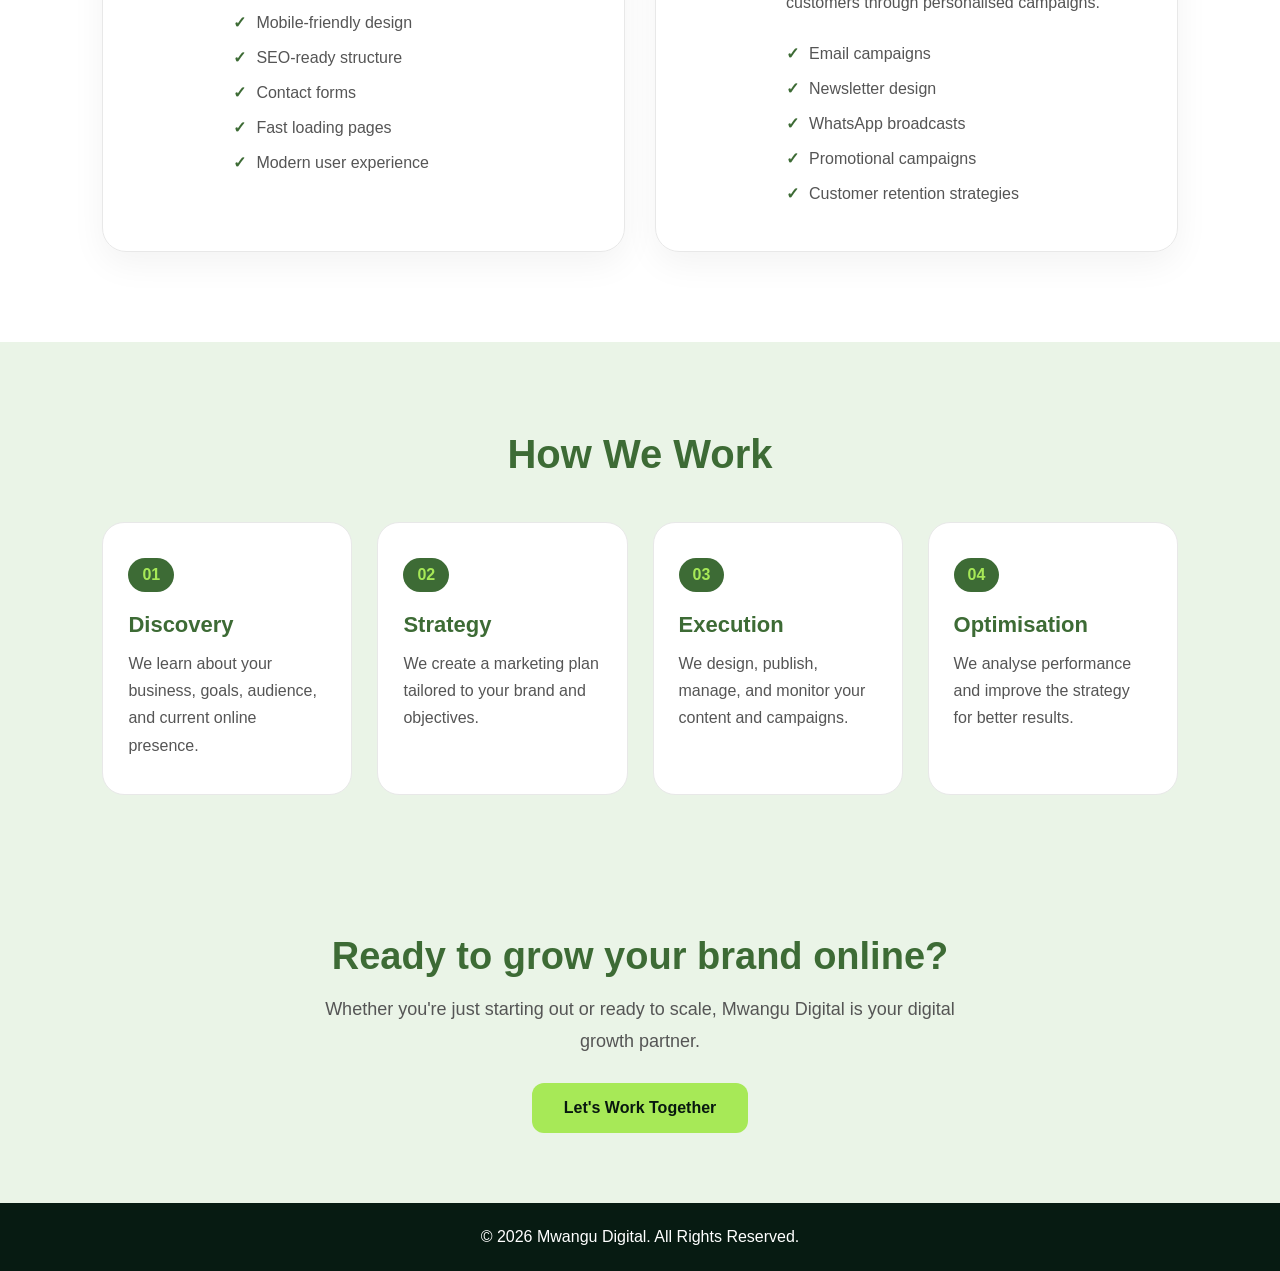
<file: services.html>
<!DOCTYPE html>
<html lang="en">
<head>
  <meta charset="UTF-8" />
  <meta name="viewport" content="width=device-width, initial-scale=1.0" />

<title>Digital Marketing Services in Malawi | Mwangu Digital</title>

 <meta
name="description"
content="Explore Mwangu Digital's services including social media management, content creation, paid advertising, branding, website design, and WhatsApp marketing in Malawi."
/>

  <link rel="icon" type="image/png" sizes="32x32" href="favicon.png">
  <link rel="apple-touch-icon" href="favicon.png">

  <link rel="stylesheet" href="style.css" />

  <link
    rel="stylesheet"
    href="https://cdnjs.cloudflare.com/ajax/libs/font-awesome/6.5.1/css/all.min.css"
  />
<script type="application/ld+json">
{
  "@context": "https://schema.org",
  "@type": "ProfessionalService",
  "name": "Mwangu Digital",
  "description": "Mwangu Digital is a digital marketing and social media management agency in Malawi helping businesses grow through content creation, branding, paid advertising, and digital marketing strategies.",
  "telephone": "+265999172809",
  "email": "mwangudigital@gmail.com",

  "address": {
    "@type": "PostalAddress",
    "addressLocality": "Lilongwe",
    "addressCountry": "MW"
  },

  "areaServed": "Malawi",

  "sameAs": [
    "https://www.instagram.com/mwangudigital?igsh=MTFocjJ2bWxpa2plcw==",
    "https://www.facebook.com/share/1bmpFsH39L/",
    "https://www.tiktok.com/@mwangu_digital?_r=1&_t=ZS-974bDOwQ5pM"
  ],

  "serviceType": [
    "Social Media Management",
    "Digital Marketing",
    "Content Creation",
    "Branding",
    "Facebook Advertising",
    "Instagram Marketing",
    "TikTok Marketing",
    "Paid Advertising",
    "Website Design",
    "Email Marketing",
    "WhatsApp Marketing"
  ]
}
</script>

</head>

<body>

<header class="navbar">
  <a href="index.html" class="logo">
    <img src="logo.png" alt="Mwangu Digital Logo" class="logo-image">
    <div class="logo-text">Mwangu<span>Digital</span></div>
  </a>

  <nav id="navMenu" aria-label="Main navigation">
    <a href="index.html">Home</a>
    <a href="services.html" class="active">Services</a>
    <a href="packages.html">Packages</a>
  <a href="contact.html">Contact</a>
  </nav>

  <a href="index.html#contact" class="nav-cta">Get Started</a>

  <button class="menu-btn" onclick="toggleMenu()" aria-label="Open Menu">
    ☰
  </button>
</header>

<main>

<section class="page-hero">
  <div>
    <p class="tagline">Our Services</p>
  <h1>
Digital Marketing Services for Businesses in Malawi
</h1>
    <p>
      We combine creativity, strategy, and digital tools to help businesses
      attract attention, build trust, and turn audiences into customers.
    </p>
  </div>
</section>

<section class="services-page">

  <article class="service-detail">
    <div class="service-icon"><i class="fa-solid fa-chart-line"></i></div>
    <div>
      <h2>Social Media Management</h2>
      <p>
        Stay consistent and visible online while we manage your social media platforms professionally.
      </p>
      <ul>
        <li>Content scheduling</li>
        <li>Community management</li>
        <li>Platform optimisation</li>
        <li>Monthly reporting</li>
        <li>Growth strategies</li>
      </ul>
    </div>
  </article>

  <article class="service-detail">
    <div class="service-icon"><i class="fa-solid fa-pen-ruler"></i></div>
    <div>
      <h2>Content Creation</h2>
      <p>
        We create content that educates, entertains, promotes, and connects with your audience.
      </p>
      <ul>
        <li>Social media graphics</li>
        <li>Reels and short-form videos</li>
        <li>Captions and copywriting</li>
        <li>Promotional flyers</li>
        <li>Educational content</li>
      </ul>
    </div>
  </article>

  <article class="service-detail">
    <div class="service-icon"><i class="fa-solid fa-rectangle-ad"></i></div>
    <div>
      <h2>Paid Advertising</h2>
      <p>
        We help your business reach the right people through targeted digital advertising campaigns.
      </p>
      <ul>
        <li>Facebook Ads</li>
        <li>Instagram Ads</li>
        <li>TikTok Ads</li>
        <li>Lead generation campaigns</li>
        <li>Retargeting campaigns</li>
      </ul>
    </div>
  </article>

  <article class="service-detail">
    <div class="service-icon"><i class="fa-solid fa-palette"></i></div>
    <div>
      <h2>Branding & Design</h2>
      <p>
        We help your business look professional, memorable, and consistent across all platforms.
      </p>
      <ul>
        <li>Logo design</li>
        <li>Brand identity design</li>
        <li>Brand guidelines</li>
        <li>Marketing materials</li>
        <li>Campaign creatives</li>
      </ul>
    </div>
  </article>

  <article class="service-detail">
    <div class="service-icon"><i class="fa-solid fa-code"></i></div>
    <div>
      <h2>Website Design</h2>
      <p>
        We build modern, responsive websites that give your business a strong online presence.
      </p>
      <ul>
        <li>Mobile-friendly design</li>
        <li>SEO-ready structure</li>
        <li>Contact forms</li>
        <li>Fast loading pages</li>
        <li>Modern user experience</li>
      </ul>
    </div>
  </article>

  <article class="service-detail">
    <div class="service-icon"><i class="fa-solid fa-paper-plane"></i></div>
    <div>
      <h2>Email & WhatsApp Marketing</h2>
      <p>
        We help your business communicate directly with customers through personalised campaigns.
      </p>
      <ul>
        <li>Email campaigns</li>
        <li>Newsletter design</li>
        <li>WhatsApp broadcasts</li>
        <li>Promotional campaigns</li>
        <li>Customer retention strategies</li>
      </ul>
    </div>
  </article>

</section>

<section class="process-section">
  <h2>How We Work</h2>

  <div class="process-grid">
    <div>
      <span>01</span>
      <h3>Discovery</h3>
      <p>We learn about your business, goals, audience, and current online presence.</p>
    </div>

    <div>
      <span>02</span>
      <h3>Strategy</h3>
      <p>We create a marketing plan tailored to your brand and objectives.</p>
    </div>

    <div>
      <span>03</span>
      <h3>Execution</h3>
      <p>We design, publish, manage, and monitor your content and campaigns.</p>
    </div>

    <div>
      <span>04</span>
      <h3>Optimisation</h3>
      <p>We analyse performance and improve the strategy for better results.</p>
    </div>
  </div>
</section>

<section class="cta">
  <h2>Ready to grow your brand online?</h2>
  <p>
    Whether you're just starting out or ready to scale, Mwangu Digital is your digital growth partner.
  </p>

 <a href="contact.html" class="btn primary">
    Let's Work Together
</a>
</section>

</main>

<footer>
  <p>© 2026 Mwangu Digital. All Rights Reserved.</p>
</footer>

<a
  href="https://wa.me/265999172809"
  class="whatsapp-float"
  target="_blank"
  aria-label="Chat with Mwangu Digital on WhatsApp"
>
  <i class="fa-brands fa-whatsapp"></i>
</a>

<script>
  function toggleMenu() {
    document.getElementById("navMenu").classList.toggle("active");
  }
</script>

</body>
</html>
</file>
<file: style.css>
:root {
  --primary: #3D6B35;
  --lime: #A7E957;
  --dark: #244221;
  --darker: #071B12;
  --deep: #0B2A1B;
  --light: #EAF4E7;
  --white: #ffffff;
  --black: #111111;
  --text: #555555;
  --soft-border: #e8e8e8;
}

* {
  margin: 0;
  padding: 0;
  box-sizing: border-box;
  font-family: "Segoe UI", Arial, sans-serif;
}

html {
  scroll-behavior: smooth;
}

body {
  background: var(--white);
  color: var(--black);
}

/* NAVBAR */

.navbar {
  width: 100%;
  padding: 24px 8%;
  display: flex;
  align-items: center;
  justify-content: space-between;
  background: rgba(7, 27, 18, 0.72);
  backdrop-filter: blur(14px);
  position: fixed;
  top: 0;
  left: 0;
  z-index: 1000;
}

.logo {
  display: flex;
  align-items: center;
  gap: 12px;
  text-decoration: none;
}

.logo-image {
    width: 48px;
    height: 48px;
    object-fit: contain;
    display: block;
}

@media (max-width: 768px) {
    .logo-image {
        width: 42px;
        height: 42px;
    }
}

.logo-text {
  font-size: 25px;
  font-weight: 800;
  color: var(--white);
}

.logo-text span {
  color: var(--lime);
}

nav a {
  margin-left: 34px;
  text-decoration: none;
  color: var(--white);
  font-weight: 600;
  transition: 0.3s ease;
  position: relative;
}

nav a:hover,
nav a.active {
  color: var(--lime);
}

nav a.active::after {
  content: "";
  width: 100%;
  height: 2px;
  background: var(--lime);
  position: absolute;
  left: 0;
  bottom: -8px;
}

.nav-cta {
  background: var(--lime);
  color: #08180f;
  text-decoration: none;
  padding: 14px 28px;
  border-radius: 14px;
  font-weight: 700;
  transition: 0.3s ease;
}

.nav-cta:hover {
  transform: translateY(-3px);
}

.menu-btn {
  display: none;
  background: none;
  border: none;
  color: var(--lime);
  font-size: 30px;
  cursor: pointer;
}

/* HERO */

.hero {
  min-height: 85vh;
  padding: 130px 8% 70px;
  background:
    radial-gradient(circle at 72% 48%, rgba(167, 233, 87, 0.18), transparent 34%),
    linear-gradient(135deg, #061b11 0%, #0b2a1b 42%, #103b23 100%);
  color: var(--white);
  display: grid;
   grid-template-columns: 0.85fr 1.15fr;
  align-items: center;
  gap: 50px;
  position: relative;
  overflow: hidden;
}

.hero-content {
  position: relative;
  z-index: 5;
}

.tagline {
  color: var(--lime);
  font-weight: 700;
  margin-bottom: 28px;
  letter-spacing: 1px;
  text-transform: uppercase;
  font-size: 15px;
}

.hero h1 {
  font-size: 50px;
  line-height: 1.1;
  margin-bottom: 18px;
  letter-spacing: -2px;
}

.hero h1 span {
  color: var(--lime);
}

.hero-content > p {
  max-width: 620px;
  font-size: 19px;
  line-height: 1.85;
  color: #f1f1f1;
}

.hero-buttons {
  margin-top: 36px;
  display: flex;
  align-items: center;
  gap: 18px;
}

.btn {
  display: inline-block;
  padding: 16px 32px;
  border-radius: 12px;
  text-decoration: none;
  font-weight: 700;
  transition: 0.3s ease;
}

.primary {
  background: var(--lime);
  color: #08180f;
}

.primary:hover {
  transform: translateY(-3px);
}

.secondary {
  border: 1.5px solid rgba(255,255,255,0.8);
  color: var(--white);
}

.secondary:hover {
  background: var(--white);
  color: var(--primary);
}

.hero-visual {
  position: relative;
  z-index: 4;
  display: flex;
  align-items: center;
  justify-content: center;
}

.hero-image {
  width: 150%;
  max-width: 950px;
  margin-left: -80px;
  height: auto;
  object-fit: contain;
  display: block;
  filter: drop-shadow(0 30px 70px rgba(0, 0, 0, 0.35));
}

/* SECTIONS */

.about,
.services,
.why,
.packages,
.cta {
  padding: 90px 8%;
  text-align: center;
}

.about {
  background: var(--light);
}

.about h2,
.services h2,
.why h2,
.packages h2,
.cta h2 {
  font-size: 40px;
  margin-bottom: 20px;
  color: var(--primary);
}

.about p,
.cta p,
.section-text {
  max-width: 850px;
  margin: 0 auto;
  line-height: 1.9;
  font-size: 18px;
  color: var(--text);
}

/* SERVICES */

.services {
  background: var(--white);
}

.grid {
  margin-top: 45px;
  display: grid;
  grid-template-columns: repeat(3, 1fr);
  gap: 25px;
}

.card {
  background: var(--white);
  padding: 40px 30px;
  border-radius: 22px;
  border: 1px solid var(--soft-border);
  box-shadow: 0 10px 30px rgba(0, 0, 0, 0.05);
  transition: 0.35s ease;
  text-align: left;
}

.card:hover {
  transform: translateY(-8px);
  border-color: var(--primary);
  box-shadow: 0 18px 45px rgba(0, 0, 0, 0.09);
}

.icon {
  width: 65px;
  height: 65px;
  border-radius: 18px;
  background: var(--light);
  display: flex;
  align-items: center;
  justify-content: center;
  margin-bottom: 25px;
}

.icon i {
  font-size: 26px;
  color: var(--primary);
}

.card h3 {
  font-size: 22px;
  color: var(--primary);
  margin-bottom: 15px;
}

.card p {
  color: #666666;
  line-height: 1.8;
  font-size: 16px;
}

/* WHY */

.why {
  background: var(--dark);
  color: var(--white);
}

.why h2 {
  color: var(--white);
}

.why-list {
  max-width: 760px;
  margin: 35px auto 0;
  text-align: left;
}

.why-list p {
  padding: 16px 20px;
  font-size: 18px;
  border-bottom: 1px solid rgba(255, 255, 255, 0.12);
  position: relative;
}

.why-list p::before {
  content: "";
  width: 10px;
  height: 10px;
  background: #d7efd1;
  border-radius: 50%;
  display: inline-block;
  margin-right: 12px;
}

/* PACKAGES */

.packages-preview {
  margin: 90px 8%;
  padding: 70px 8%;
  text-align: center;
  background:
    radial-gradient(circle at top right, rgba(167,233,87,0.22), transparent 35%),
    linear-gradient(135deg, #061b11, #103b23);
  border-radius: 34px;
  color: var(--white);
}

.packages-preview h2 {
  color: var(--white);
  font-size: 42px;
  margin-bottom: 20px;
}

.packages-preview p {
  max-width: 720px;
  margin: 0 auto 32px;
  color: #e9f3e5;
  line-height: 1.8;
  font-size: 18px;
}

.package-tags {
  display: flex;
  justify-content: center;
  flex-wrap: wrap;
  gap: 14px;
  margin-bottom: 35px;
}

.package-tags span {
  background: rgba(255,255,255,0.12);
  color: var(--lime);
  padding: 12px 22px;
  border-radius: 30px;
  font-weight: 700;
  border: 1px solid rgba(255,255,255,0.16);
}

.packages-preview .primary {
  background: var(--lime);
  color: #08180f;
}

@media (max-width: 768px) {
  .packages-preview {
    margin: 70px 6%;
    padding: 55px 6%;
  }

  .packages-preview h2 {
    font-size: 30px;
  }
}
/* CTA */

.cta {
  background: var(--light);
}

.cta .primary {
  margin-top: 25px;
}

.email {
  margin-top: 20px !important;
  font-weight: 700;
  color: var(--primary) !important;
}

.cta {
    background: var(--light);
    padding: 50px 8% 70px;
    text-align: center;
}

.cta h2 {
    font-size: 38px;
    margin-bottom: 15px;
    color: var(--primary);
}

.cta p {
    max-width: 650px;
    margin: 0 auto;
    line-height: 1.8;
    color: var(--text);
}

.cta .primary {
    margin-top: 25px;
}

.email {
    margin-top: 20px !important;
    font-weight: 700;
    color: var(--primary) !important;
}

/* FOOTER */

footer {
  padding: 25px;
  text-align: center;
  background: var(--darker);
  color: var(--white);
}

/* WHATSAPP */

.whatsapp-float {
  position: fixed;
  right: 25px;
  bottom: 25px;
  width: 58px;
  height: 58px;
  background: #25D366;
  color: var(--white);
  border-radius: 50%;
  display: flex;
  align-items: center;
  justify-content: center;
  font-size: 30px;
  text-decoration: none;
  z-index: 2000;
  box-shadow: 0 10px 25px rgba(0,0,0,0.2);
  transition: 0.3s ease;
}

.whatsapp-float:hover {
  transform: translateY(-5px);
  box-shadow: 0 14px 35px rgba(0,0,0,0.25);
}

/* RESPONSIVE */

@media (max-width: 1200px) {
  .hero h1 {
    font-size: 58px;
  }

  .hero-image {
    max-width: 640px;
  }
}

@media (max-width: 992px) {
  .nav-cta {
    display: none;
  }

  .hero {
    grid-template-columns: 1fr;
    padding-top: 135px;
    text-align: left;
  }

  .hero-image {
    max-width: 680px;
  }

  .grid,
  .package-grid {
    grid-template-columns: repeat(2, 1fr);
  }
}

@media (max-width: 768px) {
  .navbar {
    padding: 18px 6%;
  }

  .logo-text {
    font-size: 21px;
  }

  nav {
    display: none;
    position: absolute;
    top: 75px;
    right: 6%;
    background: var(--white);
    width: 230px;
    padding: 20px;
    border-radius: 15px;
    box-shadow: 0 10px 30px rgba(0,0,0,0.15);
  }

  nav.active {
    display: block;
  }

  nav a {
    display: block;
    margin: 15px 0;
    color: var(--black);
  }

  nav a.active::after {
    display: none;
  }

  .menu-btn {
    display: block;
  }

  .hero {
    padding: 130px 6% 70px;
    gap: 35px;
  }

  .tagline {
    font-size: 13px;
  }

  .hero h1 {
    font-size: 43px;
  }

  .hero-content > p {
    font-size: 16px;
  }

  .hero-buttons {
    flex-direction: column;
    align-items: flex-start;
  }

  .btn {
    width: 100%;
    text-align: center;
  }

  .hero-image {
    max-width: 100%;
    margin-top: 10px;
  }

  .about,
  .services,
  .why,
  .packages,
  .cta {
    padding: 70px 6%;
  }

  .about h2,
  .services h2,
  .why h2,
  .packages h2,
  .cta h2 {
    font-size: 30px;
  }

  .grid,
  .package-grid {
    grid-template-columns: 1fr;
  }

  .whatsapp-float {
    right: 18px;
    bottom: 18px;
    width: 54px;
    height: 54px;
    font-size: 28px;
  }
}

/* SERVICES PAGE */

.page-hero {
  min-height: 55vh;
  padding: 150px 8% 80px;
  background:
    radial-gradient(circle at 75% 45%, rgba(167, 233, 87, 0.18), transparent 35%),
    linear-gradient(135deg, #061b11 0%, #0b2a1b 42%, #103b23 100%);
  color: var(--white);
  display: flex;
  align-items: center;
}

.page-hero div {
  max-width: 850px;
}

.page-hero h1 {
  font-size: 58px;
  line-height: 1.12;
  margin-bottom: 25px;
}

.page-hero p {
  font-size: 19px;
  line-height: 1.8;
  color: #f1f1f1;
}

.services-page {
  padding: 90px 8%;
  display: grid;
  grid-template-columns: repeat(2, 1fr);
  gap: 30px;
  background: var(--white);
}

.service-detail {
  padding: 40px;
  border-radius: 24px;
  border: 1px solid var(--soft-border);
  box-shadow: 0 12px 35px rgba(0,0,0,0.05);
  display: flex;
  gap: 25px;
  transition: 0.35s ease;
}

.service-detail:hover {
  transform: translateY(-6px);
  border-color: var(--primary);
}

.service-icon {
  width: 65px;
  height: 65px;
  min-width: 65px;
  border-radius: 18px;
  background: var(--light);
  display: flex;
  align-items: center;
  justify-content: center;
  color: var(--primary);
  font-size: 26px;
}

.service-detail h2 {
  color: var(--primary);
  font-size: 26px;
  margin-bottom: 12px;
}

.service-detail p {
  color: var(--text);
  line-height: 1.8;
  margin-bottom: 18px;
}

.service-detail ul {
  list-style: none;
}

.service-detail li {
  padding: 8px 0;
  color: #555;
}

.service-detail li::before {
  content: "✓";
  color: var(--primary);
  font-weight: 800;
  margin-right: 10px;
}

.process-section {
  padding: 90px 8%;
  background: var(--light);
  text-align: center;
}

.process-section h2 {
  font-size: 40px;
  color: var(--primary);
  margin-bottom: 45px;
}

.process-grid {
  display: grid;
  grid-template-columns: repeat(4, 1fr);
  gap: 25px;
}

.process-grid div {
  background: var(--white);
  padding: 35px 25px;
  border-radius: 22px;
  border: 1px solid var(--soft-border);
  text-align: left;
}

.process-grid span {
  color: var(--lime);
  background: var(--primary);
  padding: 8px 14px;
  border-radius: 20px;
  font-weight: 800;
  display: inline-block;
  margin-bottom: 20px;
}

.process-grid h3 {
  color: var(--primary);
  font-size: 22px;
  margin-bottom: 12px;
}

.process-grid p {
  color: var(--text);
  line-height: 1.7;
}

.logo-image {
  width: 48px;
  height: 48px;
  object-fit: contain;
  display: block;
}

@media (max-width: 992px) {
  .services-page {
    grid-template-columns: 1fr;
  }

  .process-grid {
    grid-template-columns: repeat(2, 1fr);
  }

  .page-hero h1 {
    font-size: 46px;
  }
}

@media (max-width: 768px) {
  .page-hero {
    padding: 130px 6% 70px;
  }

  .page-hero h1 {
    font-size: 38px;
  }

  .services-page,
  .process-section {
    padding: 70px 6%;
  }

  .service-detail {
    flex-direction: column;
    padding: 30px;
  }

  .process-grid {
    grid-template-columns: 1fr;
  }

  .logo-image {
    width: 42px;
    height: 42px;
  }
}
/* PACKAGES PAGE */

.pricing-section {
  padding: 90px 12%;
  display: grid;
  grid-template-columns: repeat(2, 1fr);
  gap: 35px;
  background: var(--white);
}

.pricing-card {
  padding: 35px;
  border-radius: 26px;
  border: 1px solid var(--soft-border);
  background: var(--white);
  box-shadow: 0 12px 35px rgba(0,0,0,0.06);
  position: relative;
  transition: 0.35s ease;
}

.pricing-card:hover {
  transform: translateY(-8px);
  border-color: var(--primary);
}

.featured-pricing {
  background: var(--light);
  border: 2px solid var(--primary);
}

.custom-pricing {
  background: #f8fbf6;
  border: 2px dashed var(--primary);
}

.pricing-icon {
  width: 60px;
  height: 60px;
  border-radius: 18px;
  background: var(--light);
  color: var(--primary);
  display: flex;
  align-items: center;
  justify-content: center;
  font-size: 24px;
  margin-bottom: 20px;
}

.recommended-badge {
  position: absolute;
  top: 24px;
  right: 24px;
  background: var(--primary);
  color: var(--white);
  padding: 8px 16px;
  border-radius: 30px;
  font-size: 12px;
  font-weight: 800;
}

.pricing-card h2 {
  color: var(--primary);
  font-size: 26px;
  margin-bottom: 8px;
}

.package-subtitle {
  color: var(--text);
  line-height: 1.6;
  margin-bottom: 20px;
}

.price {
  font-size: 34px;
  font-weight: 900;
  color: var(--black);
  margin-bottom: 6px;
}

.price span {
  font-size: 14px;
  font-weight: 600;
  color: var(--text);
}

.ads-note {
  color: var(--primary);
  font-weight: 700;
  margin-bottom: 22px;
}

.pricing-card ul {
  list-style: none;
  margin-bottom: 26px;
}

.pricing-card li {
  padding: 9px 0;
  color: #555;
  border-bottom: 1px solid #eeeeee;
  font-size: 15px;
  line-height: 1.45;
}

.pricing-card li::before {
  content: "✓";
  color: var(--primary);
  font-weight: 900;
  margin-right: 10px;
}

.pricing-actions {
  display: flex;
  align-items: center;
  gap: 18px;
  flex-wrap: wrap;
}

.pricing-btn {
  background: var(--primary);
  color: var(--white);
  text-align: center;
}

.pricing-btn:hover {
  background: var(--dark);
}

.view-package {
  background: transparent;
  border: none;
  color: var(--primary);
  font-weight: 800;
  cursor: pointer;
  font-size: 15px;
}

.view-package:hover {
  text-decoration: underline;
}

.package-note {
  padding: 90px 8%;
  text-align: center;
  background: var(--light);
}

.package-note h2 {
  font-size: 38px;
  color: var(--primary);
  margin-bottom: 18px;
}

.package-note p {
  max-width: 750px;
  margin: 0 auto 30px;
  color: var(--text);
  font-size: 18px;
  line-height: 1.8;
}

/* PACKAGE MODAL */

.package-modal {
  position: fixed;
  inset: 0;
  background: rgba(0,0,0,0.65);
  backdrop-filter: blur(8px);
  z-index: 3000;
  display: none;
  align-items: center;
  justify-content: center;
  padding: 25px;
}

.package-modal.show {
  display: flex;
}

.modal-box {
  width: 100%;
  max-width: 780px;
  max-height: 90vh;
  overflow-y: auto;
  background: var(--white);
  border-radius: 28px;
  padding: 45px;
  position: relative;
  box-shadow: 0 30px 90px rgba(0,0,0,0.35);
}

.close-modal {
  position: absolute;
  top: 22px;
  right: 25px;
  background: none;
  border: none;
  font-size: 34px;
  cursor: pointer;
  color: var(--black);
}

.modal-box h2 {
  color: var(--primary);
  font-size: 34px;
  margin-bottom: 10px;
}

.modal-price {
  font-size: 30px;
  font-weight: 900;
  margin-bottom: 8px;
}

.modal-list {
  margin: 30px 0;
  display: grid;
  grid-template-columns: repeat(2, 1fr);
  gap: 14px 25px;
}

.modal-list span {
  color: #444;
  line-height: 1.5;
}

.modal-list span::before {
  content: "✓";
  color: var(--primary);
  font-weight: 900;
  margin-right: 10px;
}

@media (max-width: 992px) {
  .pricing-section {
    padding: 80px 8%;
  }
}

@media (max-width: 768px) {
  .pricing-section {
    grid-template-columns: 1fr;
    padding: 70px 6%;
  }

  .pricing-card {
    padding: 30px;
  }

  .price {
    font-size: 30px;
  }

  .pricing-actions {
    flex-direction: column;
    align-items: stretch;
  }

  .view-package {
    text-align: center;
  }

  .package-note {
    padding: 70px 6%;
  }

  .package-note h2 {
    font-size: 30px;
  }

  .modal-box {
    padding: 35px 25px;
  }

  .modal-list {
    grid-template-columns: 1fr;
  }
}

/* CONTACT PAGE */

.contact-section {
  padding: 90px 8%;
  display: grid;
  grid-template-columns: 0.9fr 1.1fr;
  gap: 45px;
  background: var(--white);
}

.contact-info h2,
.contact-form h2 {
  font-size: 34px;
  color: var(--primary);
  margin-bottom: 18px;
}

.contact-info > p {
  color: var(--text);
  line-height: 1.8;
  margin-bottom: 30px;
}

.contact-card {
  display: flex;
  gap: 18px;
  padding: 22px;
  border-radius: 20px;
  border: 1px solid var(--soft-border);
  margin-bottom: 18px;
  background: var(--white);
  box-shadow: 0 10px 28px rgba(0,0,0,0.04);
}

.contact-card i {
  width: 48px;
  height: 48px;
  border-radius: 15px;
  background: var(--light);
  color: var(--primary);
  display: flex;
  align-items: center;
  justify-content: center;
  font-size: 20px;
}

.contact-card h3 {
  color: var(--primary);
  margin-bottom: 6px;
}

.contact-card a,
.contact-card p {
  color: var(--text);
  text-decoration: none;
}

.contact-card a:hover {
  color: var(--primary);
}

.contact-form {
  padding: 40px;
  border-radius: 26px;
  border: 1px solid var(--soft-border);
  box-shadow: 0 12px 35px rgba(0,0,0,0.06);
  background: var(--white);
}

.form-group {
  margin-bottom: 20px;
  text-align: left;
}

.form-group label {
  display: block;
  color: var(--primary);
  font-weight: 700;
  margin-bottom: 8px;
}

.form-group input,
.form-group select,
.form-group textarea {
  width: 100%;
  padding: 15px 16px;
  border: 1px solid var(--soft-border);
  border-radius: 14px;
  font-size: 15px;
  outline: none;
  font-family: inherit;
}

.form-group input:focus,
.form-group select:focus,
.form-group textarea:focus {
  border-color: var(--primary);
}

@media (max-width: 992px) {
  .contact-section {
    grid-template-columns: 1fr;
  }
}

@media (max-width: 768px) {
  .contact-section {
    padding: 70px 6%;
  }

  .contact-form {
    padding: 30px;
  }

  .contact-info h2,
  .contact-form h2 {
    font-size: 28px;
  }
}

/* FINAL MOBILE FIXES */

@media (max-width: 768px) {
  .navbar {
    padding: 12px 5%;
  }

  .nav-cta {
    display: none !important;
  }

  .logo-image {
    width: 34px;
    height: 34px;
  }

  .logo-text {
    font-size: 20px;
  }

  .menu-btn {
    display: block;
    font-size: 30px;
  }

  .hero {
    min-height: auto;
    padding: 120px 6% 55px;
    gap: 28px;
  }

  .tagline {
    font-size: 13px;
    margin-bottom: 18px;
  }

  .hero h1 {
    font-size: 38px;
    line-height: 1.12;
    margin-bottom: 15px;
  }

  .hero-subheading {
    font-size: 24px;
    line-height: 1.25;
    margin-bottom: 18px;
  }

  .hero-content > p {
    font-size: 16px;
    line-height: 1.7;
  }

  .hero-buttons {
    margin-top: 26px;
  }

  .hero-buttons .btn {
    width: 100%;
  }

  .hero-image {
    width: 100% !important;
    max-width: 330px !important;
    margin: 10px auto 0 !important;
  }
}

/* ============================= */
/* NEW MWANGU HOMEPAGE OVERRIDES */
/* ============================= */

.new-hero {
  min-height: 100vh;
  padding: 160px 8% 100px;
  display: flex;
  align-items: center;
  background:
    radial-gradient(circle at 75% 35%, rgba(167, 233, 87, 0.16), transparent 32%),
    linear-gradient(135deg, #061b11 0%, #0b2a1b 45%, #103b23 100%);
  color: var(--white);
}

.new-hero-content {
  max-width: 1150px;
}

.new-eyebrow {
  color: var(--lime);
  text-transform: uppercase;
  letter-spacing: 2px;
  font-size: 14px;
  font-weight: 800;
  margin-bottom: 22px;
}

.new-eyebrow.dark {
  color: var(--primary);
}

.new-hero h1 {
  font-size: 82px;
  line-height: 1.05;
  letter-spacing: -3px;
  max-width: 1150px;
  margin-bottom: 28px;
}

.new-hero h1 span {
  color: var(--lime);
}

.new-hero p {
  max-width: 760px;
  font-size: 20px;
  line-height: 1.8;
  color: #e8f3e3;
}

.new-hero-buttons {
  margin-top: 38px;
  display: flex;
  gap: 18px;
}

.hero-note {
  margin-top: 28px;
  font-size: 15px !important;
  color: #b7c8b0 !important;
}

/* SECTIONS */

.new-services,
.new-process {
  padding: 95px 8%;
  background: var(--white);
}

.section-heading {
  max-width: 900px;
  margin-bottom: 55px;
}

.section-heading h2,
.new-packages h2,
.new-final-cta h2 {
  font-size: 54px;
  line-height: 1.12;
  color: var(--primary);
  margin-bottom: 20px;
}

.section-heading p,
.new-packages p,
.new-final-cta p {
  font-size: 18px;
  line-height: 1.8;
  color: var(--text);
  max-width: 780px;
}

.section-heading.left {
  margin-left: 0;
}

/* SERVICES */

.new-service-grid {
  display: grid;
  grid-template-columns: repeat(3, 1fr);
  gap: 28px;
}

.new-service-grid article {
  padding: 38px 32px;
  border: 1px solid var(--soft-border);
  border-radius: 26px;
  background: var(--white);
  box-shadow: 0 14px 40px rgba(0,0,0,0.045);
  transition: 0.3s ease;
}

.new-service-grid article:hover {
  transform: translateY(-7px);
  border-color: var(--primary);
}

.new-service-grid i {
  width: 58px;
  height: 58px;
  border-radius: 17px;
  background: var(--light);
  color: var(--primary);
  display: flex;
  align-items: center;
  justify-content: center;
  font-size: 23px;
  margin-bottom: 24px;
}

.new-service-grid h3 {
  color: var(--primary);
  font-size: 23px;
  margin-bottom: 13px;
}

.new-service-grid p {
  color: var(--text);
  line-height: 1.75;
  margin-bottom: 22px;
}

.new-service-grid a {
  color: var(--primary);
  font-weight: 800;
  text-decoration: none;
}

/* PROCESS */

.new-process {
  background: #f8fbf6;
}

.new-process-grid {
  display: grid;
  grid-template-columns: repeat(4, 1fr);
  gap: 26px;
}

.new-process-grid article {
  padding: 36px 28px;
  background: var(--white);
  border-radius: 24px;
  border: 1px solid var(--soft-border);
}

.new-process-grid span {
  display: inline-block;
  font-size: 52px;
  color: var(--primary);
  font-weight: 300;
  margin-bottom: 20px;
}

.new-process-grid h3 {
  color: var(--primary);
  font-size: 23px;
  margin-bottom: 12px;
}

.new-process-grid p {
  color: var(--text);
  line-height: 1.75;
}

/* WHY */

.new-why {
  padding: 100px 8%;
  background:
    radial-gradient(circle at top right, rgba(167,233,87,0.15), transparent 35%),
    linear-gradient(135deg, #061b11, #102d1e);
  color: var(--white);
  display: grid;
  grid-template-columns: 0.95fr 1.05fr;
  gap: 60px;
  align-items: center;
}

.new-why h2 {
  font-size: 56px;
  line-height: 1.1;
  margin-bottom: 24px;
}

.new-why p {
  color: #e8f3e3;
  line-height: 1.8;
  font-size: 18px;
  margin-bottom: 30px;
}

.new-why-grid {
  display: grid;
  grid-template-columns: repeat(2, 1fr);
  border: 1px solid rgba(255,255,255,0.15);
  border-radius: 28px;
  overflow: hidden;
}

.new-why-grid article {
  padding: 35px;
  background: rgba(255,255,255,0.06);
  border: 1px solid rgba(255,255,255,0.08);
}

.new-why-grid i {
  color: var(--lime);
  font-size: 24px;
  margin-bottom: 22px;
}

.new-why-grid h3 {
  font-size: 21px;
  margin-bottom: 12px;
}

.new-why-grid p {
  font-size: 15px;
  margin-bottom: 0;
}

/* PACKAGES */

.new-packages {
  margin: 95px 8%;
  padding: 75px 8%;
  background: var(--light);
  text-align: center;
  border-radius: 36px;
}

.new-packages h2,
.new-packages p {
  margin-left: auto;
  margin-right: auto;
}

.new-package-tags {
  margin: 35px 0;
  display: flex;
  justify-content: center;
  flex-wrap: wrap;
  gap: 14px;
}

.new-package-tags span {
  background: var(--white);
  color: var(--primary);
  padding: 12px 22px;
  border-radius: 30px;
  font-weight: 800;
  box-shadow: 0 8px 22px rgba(0,0,0,0.05);
}

/* FINAL CTA */

.new-final-cta {
  padding: 110px 8%;
  text-align: center;
  background:
    radial-gradient(circle at center, rgba(167,233,87,0.13), transparent 32%),
    linear-gradient(135deg, #061b11, #102d1e);
  color: var(--white);
}

.new-final-cta h2 {
  color: var(--white);
}

.new-final-cta p {
  color: #e8f3e3;
  margin: 0 auto 32px;
}

/* FOOTER */

.new-footer {
  background: var(--darker);
  color: var(--white);
  padding: 80px 8% 25px;
}

.footer-grid {
  display: grid;
  grid-template-columns: 1.4fr 1fr 1fr 1.2fr;
  gap: 45px;
  margin-bottom: 55px;
}

.footer-logo {
  display: flex;
  align-items: center;
  gap: 12px;
  margin-bottom: 22px;
}

.footer-logo img {
  width: 46px;
  height: 46px;
  object-fit: contain;
}

.footer-logo strong {
  font-size: 24px;
}

.footer-logo span {
  color: var(--lime);
}

.new-footer p,
.new-footer a {
  color: #cfd8cc;
  line-height: 1.8;
  text-decoration: none;
  display: block;
  margin-bottom: 10px;
}

.new-footer h3 {
  color: var(--white);
  margin-bottom: 18px;
}

.footer-socials {
  display: flex;
  gap: 14px;
  margin-top: 20px;
}

.footer-socials a {
  width: 42px;
  height: 42px;
  border-radius: 50%;
  border: 1px solid rgba(255,255,255,0.15);
  display: flex;
  align-items: center;
  justify-content: center;
  color: var(--lime);
}

.footer-whatsapp {
  background: var(--lime);
  color: #08180f !important;
  padding: 14px 22px;
  border-radius: 12px;
  font-weight: 800;
  text-align: center;
  margin-top: 18px;
}

.footer-bottom {
  border-top: 1px solid rgba(255,255,255,0.12);
  padding-top: 25px;
  text-align: center;
}

/* MOBILE */

@media (max-width: 992px) {
  .new-hero h1 {
    font-size: 60px;
  }

  .new-service-grid,
  .new-process-grid,
  .footer-grid {
    grid-template-columns: repeat(2, 1fr);
  }

  .new-why {
    grid-template-columns: 1fr;
  }
}

@media (max-width: 768px) {
  .nav-cta {
    display: none !important;
  }

  .new-hero {
    min-height: auto;
    padding: 125px 6% 75px;
  }

  .new-hero h1 {
    font-size: 42px;
    letter-spacing: -1px;
  }

  .new-hero p {
    font-size: 16px;
  }

  .new-hero-buttons {
    flex-direction: column;
  }

  .new-hero-buttons .btn {
    width: 100%;
    text-align: center;
  }

  .section-heading h2,
  .new-packages h2,
  .new-final-cta h2,
  .new-why h2 {
    font-size: 32px;
  }

  .new-services,
  .new-process,
  .new-why,
  .new-final-cta {
    padding: 70px 6%;
  }

  .new-service-grid,
  .new-process-grid,
  .new-why-grid,
  .footer-grid {
    grid-template-columns: 1fr;
  }

  .new-packages {
    margin: 70px 6%;
    padding: 55px 6%;
  }

  .new-footer {
    padding: 65px 6% 25px;
  }
}
</file>
